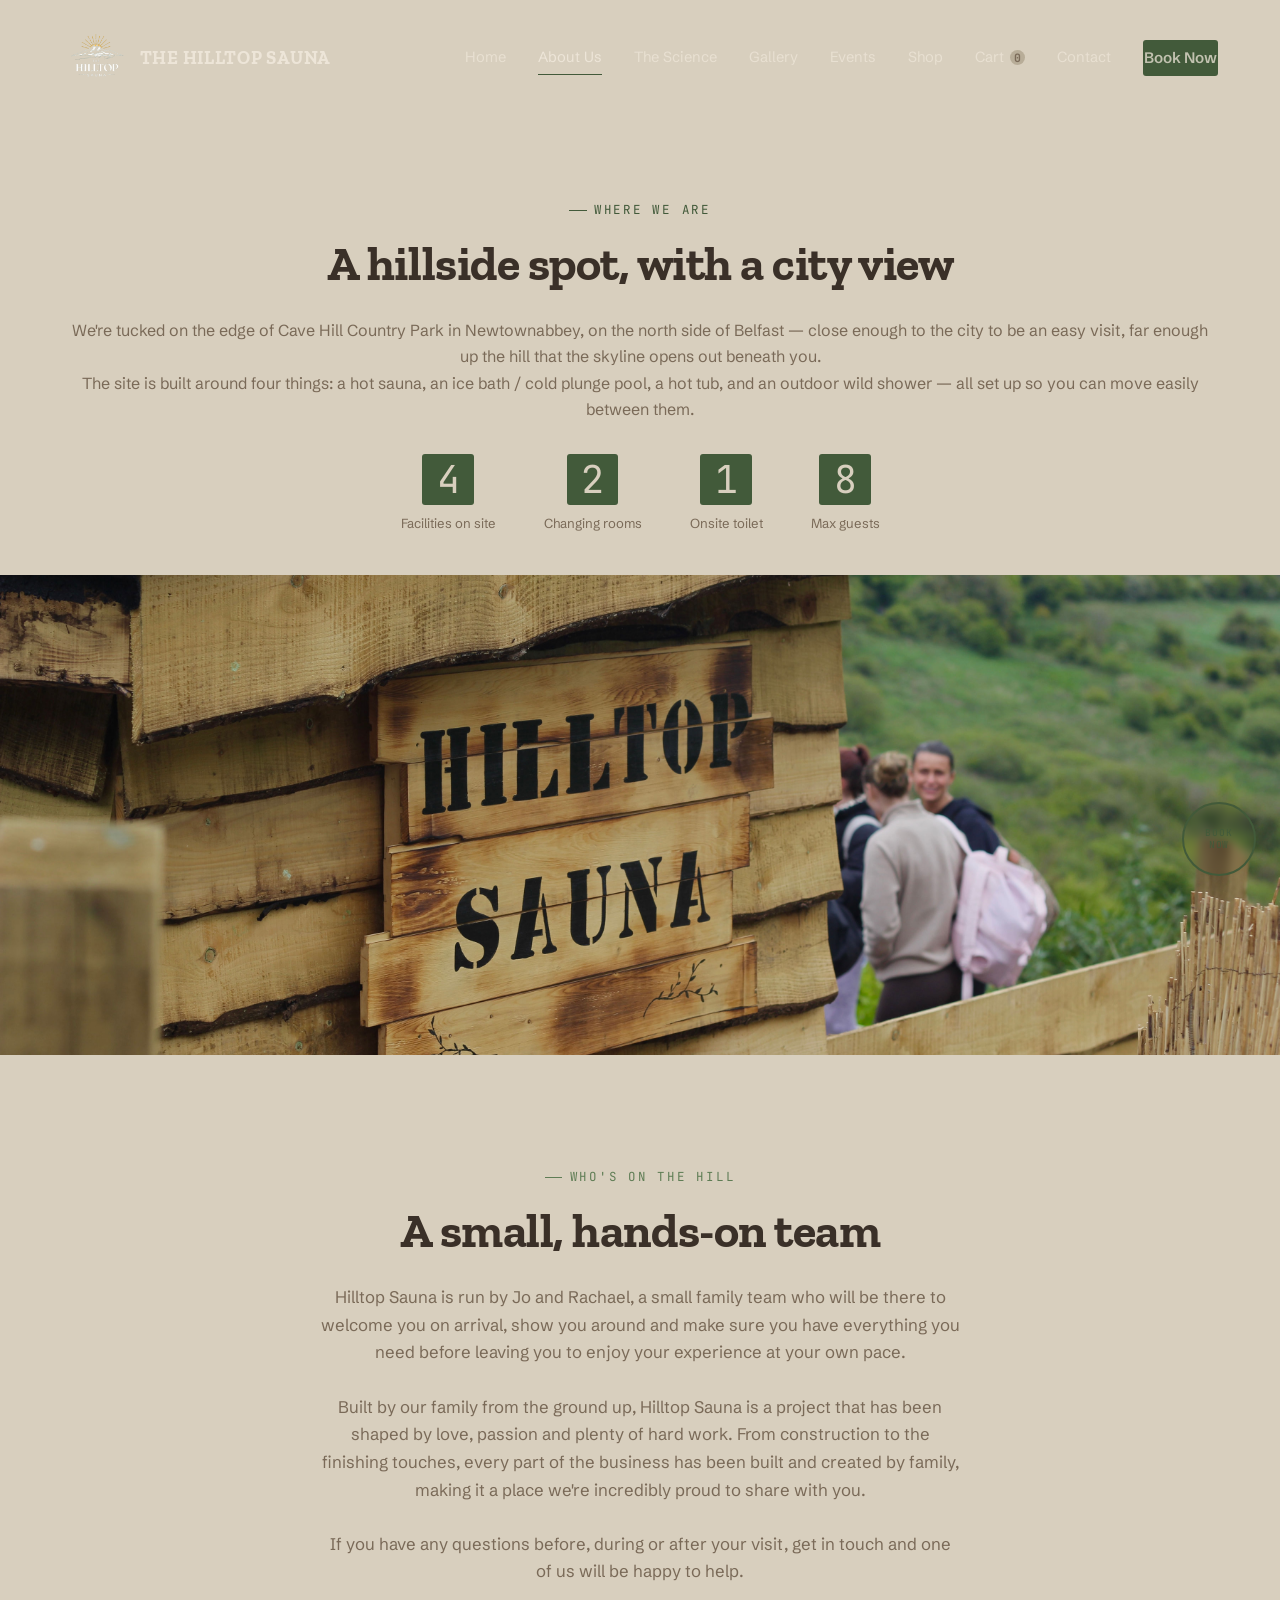
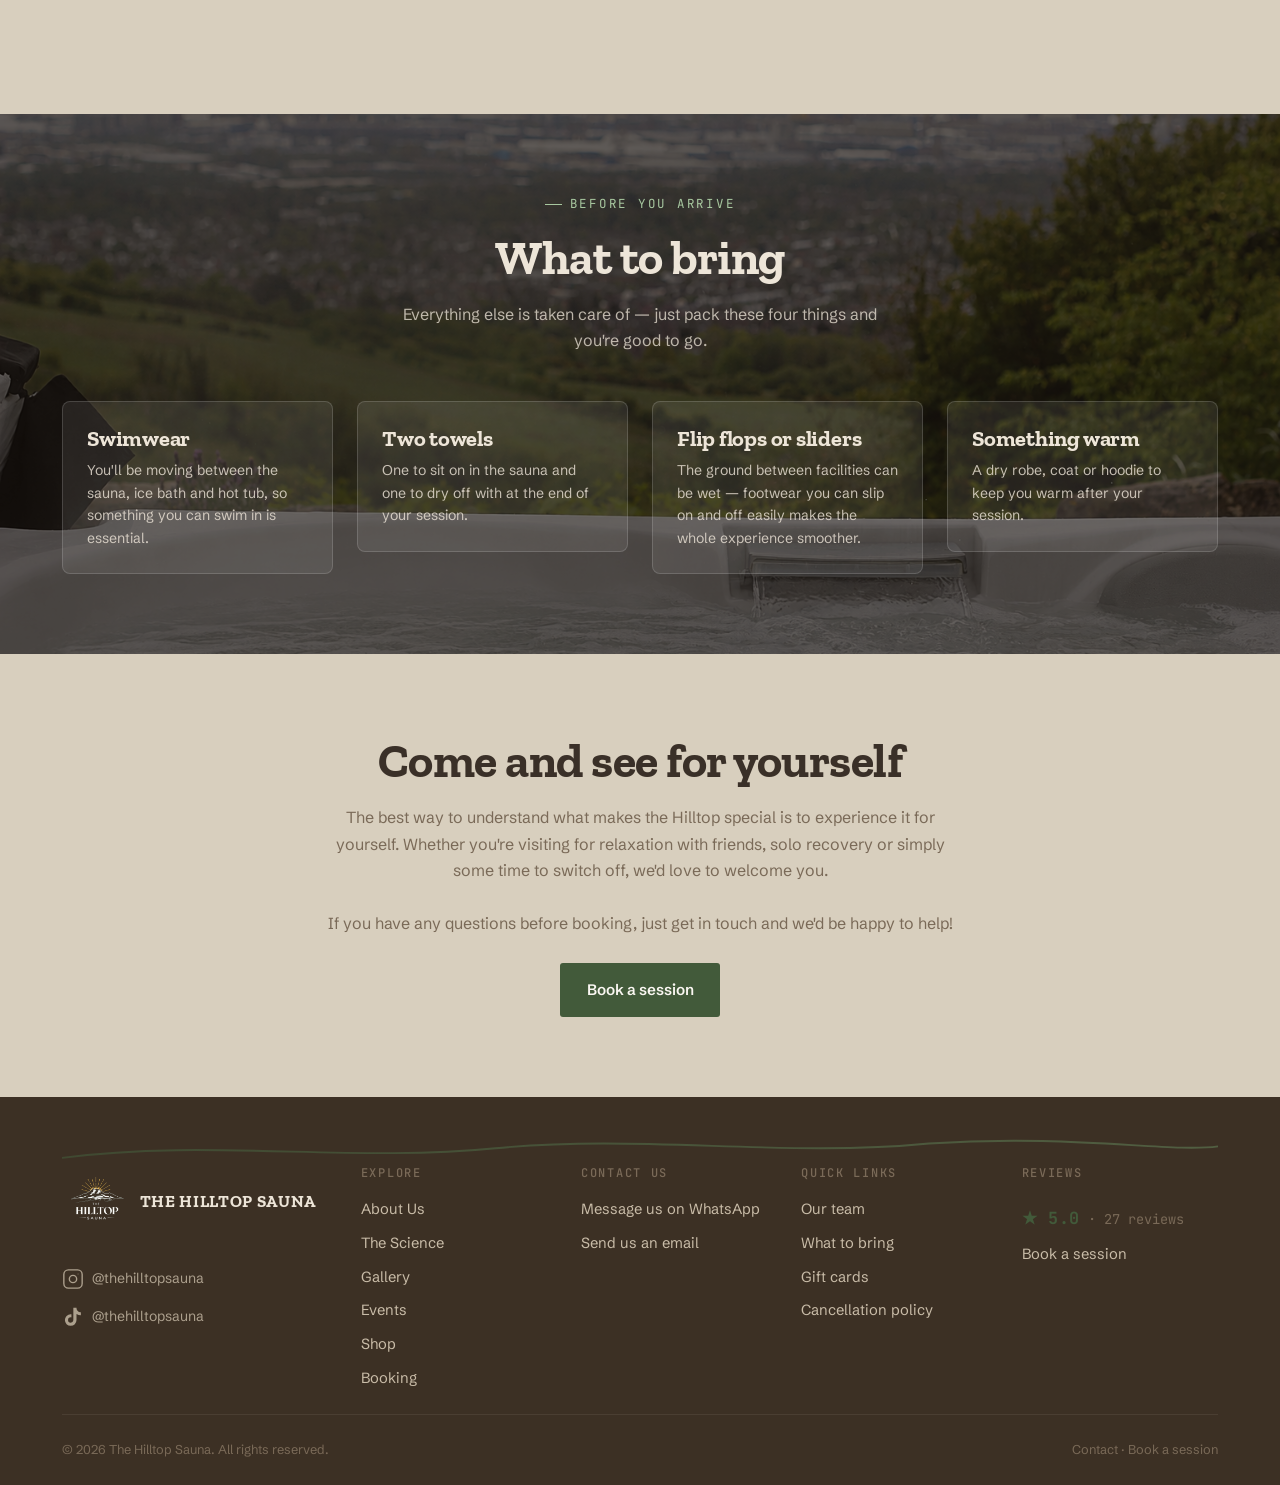
<file: about.html>
<!DOCTYPE html>
<html lang="en">
<head>
  <meta charset="UTF-8">
  <meta name="viewport" content="width=device-width, initial-scale=1.0">
  <title>About — The Hilltop Sauna</title>
  <meta name="description" content="The Hilltop Sauna sits on the edge of Cavehill with landscape views over Belfast — a sauna, ice bath, hot tub and outdoor shower built around one simple idea: hot, cold, and the view in between.">
  <!-- Open Graph -->
  <meta property="og:type" content="website">
  <meta property="og:title" content="About Us — The Hilltop Sauna">
  <meta property="og:description" content="Built by a small family team on the edge of Cavehill. Find out who we are, what we've built, and what to bring to your session.">
  <meta property="og:url" content="https://www.hilltopsauna.co.uk/about.html">
  <meta property="og:image" content="https://www.hilltopsauna.co.uk/website%20photos/bg%20final.jpeg">
  <meta property="og:site_name" content="The Hilltop Sauna">
  <meta name="twitter:card" content="summary_large_image">
  <link rel="canonical" href="https://www.hilltopsauna.co.uk/about.html">
  <link rel="preconnect" href="https://fonts.googleapis.com">
  <link rel="preconnect" href="https://fonts.gstatic.com" crossorigin>
  <link href="https://fonts.googleapis.com/css2?family=Zilla+Slab:wght@500;600;700&family=Schibsted+Grotesk:wght@400;500;600;700&family=JetBrains+Mono:wght@400;500&display=swap" rel="stylesheet">
  <link rel="stylesheet" href="styles.css">
</head>
<body>

  <!-- ============ NAV ============ -->
  <header class="nav">
    <div class="nav__inner">
      <a href="index.html" class="nav__logo">
        <img src="website photos/logo-transparent.png" alt="The Hilltop Sauna" class="nav__logo-img">The Hilltop Sauna
      </a>
      <button class="nav__toggle" aria-label="Toggle menu" aria-expanded="false">
        <svg viewBox="0 0 24 24" fill="none" stroke="currentColor" stroke-width="1.5" stroke-linecap="round"><path d="M4 7h16M4 12h16M4 17h16"/></svg>
      </button>
      <nav class="nav__links">
        <a href="index.html">Home</a>
        <a href="about.html" aria-current="page">About Us</a>
        <a href="services.html">The Science</a>
        <a href="gallery.html">Gallery</a>
        <a href="events.html">Events</a>
        <a href="shop.html">Shop</a>
        <a href="cart.html" class="nav__cart-link">Cart<span class="nav__cart-count" data-cart-count>0</span></a>
        <a href="contact.html">Contact</a>
        <span class="nav__cta"><a href="booking.html" class="btn btn--primary">Book Now</a></span>
      </nav>
    </div>
  </header>

  <main>

    <!-- ============ WHERE WE ARE ============ -->
    <section class="section section--char" style="padding-top: calc(var(--space-6) + 120px);">
      <div class="container">
        <span class="eyebrow" style="display:flex;justify-content:center;">Where we are</span>
        <h2 style="text-align:center;">A hillside spot, with a city view</h2>
        <br>
        <p style="text-align:center;">We're tucked on the edge of Cave Hill Country Park in Newtownabbey, on the north side of Belfast — close enough to the city to be an easy visit, far enough up the hill that the skyline opens out beneath you.</p>
        <p style="text-align:center;">The site is built around four things: a hot sauna, an ice bath / cold plunge pool, a hot tub, and an outdoor wild shower — all set up so you can move easily between them.</p>
        <div class="about-stats" style="justify-content:center;">
          <div class="about-stat" data-target="4" data-suffix="">
            <span class="about-stat__number"><span class="about-stat__count">0</span></span>
            <span class="about-stat__label">Facilities on site</span>
          </div>
          <div class="about-stat about-stat--delay1" data-target="2" data-suffix="">
            <span class="about-stat__number"><span class="about-stat__count">0</span></span>
            <span class="about-stat__label">Changing rooms</span>
          </div>
          <div class="about-stat about-stat--delay2" data-target="1" data-suffix="">
            <span class="about-stat__number"><span class="about-stat__count">0</span></span>
            <span class="about-stat__label">Onsite toilet</span>
          </div>
          <div class="about-stat about-stat--delay2" data-target="8" data-suffix="">
            <span class="about-stat__number"><span class="about-stat__count">0</span></span>
            <span class="about-stat__label">Max guests</span>
          </div>
        </div>
      </div>
      <img src="website photos/photo123.jpeg" alt="The Hilltop Sauna" style="width:100%;height:480px;object-fit:cover;display:block;margin-top:2.5rem;">
    </section>

    <!-- ============ WHO'S ON THE HILL ============ -->
    <section id="our-team" class="section section--char" style="padding-top:var(--space-3);">
      <div class="container">
        <div class="section__head section__head--center">
          <span class="eyebrow eyebrow--glacier">Who's on the hill</span>
          <h2>A small, hands-on team</h2>
          <br>
          <p>Hilltop Sauna is run by Jo and Rachael, a small family team who will be there to welcome you on arrival, show you around and make sure you have everything you need before leaving you to enjoy your experience at your own pace.</p>
          <br>
          <p>Built by our family from the ground up, Hilltop Sauna is a project that has been shaped by love, passion and plenty of hard work. From construction to the finishing touches, every part of the business has been built and created by family, making it a place we're incredibly proud to share with you.</p>
          <br>
          <p>If you have any questions before, during or after your visit, get in touch and one of us will be happy to help.</p>
        </div>
      </div>
    </section>

    <!-- ============ WHAT TO BRING ============ -->
    <section id="what-to-bring" class="bring-section" style="background-image:url('website photos/hottub.png');">
      <div class="container">
        <div class="bring-intro">
          <span class="eyebrow eyebrow--glacier">Before you arrive</span>
          <h2>What to bring</h2>
          <p>Everything else is taken care of — just pack these four things and you're good to go.</p>
        </div>
        <div class="bring-grid">
          <div class="bring-card bring-card--tilt-left" data-slide="left">
            <h3>Swimwear</h3>
            <p>You'll be moving between the sauna, ice bath and hot tub, so something you can swim in is essential.</p>
          </div>
          <div class="bring-card bring-card--tilt-right" data-slide="left">
            <h3>Two towels</h3>
            <p>One to sit on in the sauna and one to dry off with at the end of your session.</p>
          </div>
          <div class="bring-card bring-card--tilt-left" data-slide="right">
            <h3>Flip flops or sliders</h3>
            <p>The ground between facilities can be wet — footwear you can slip on and off easily makes the whole experience smoother.</p>
          </div>
          <div class="bring-card bring-card--tilt-right" data-slide="right">
            <h3>Something warm</h3>
            <p>A dry robe, coat or hoodie to keep you warm after your session.</p>
          </div>
        </div>
      </div>
    </section>

  </main>

  <!-- ============ CTA ============ -->
  <section class="section section--char" style="text-align:center;">
    <div class="container">
      <h2>Come and see for yourself</h2>
      <p style="margin-top:var(--space-2);text-align:center;margin-left:auto;margin-right:auto;max-width:640px;">The best way to understand what makes the Hilltop special is to experience it for yourself. Whether you're visiting for relaxation with friends, solo recovery or simply some time to switch off, we'd love to welcome you.</p>
      <br>
      <p style="text-align:center;margin-left:auto;margin-right:auto;max-width:640px;">If you have any questions before booking, just get in touch and we'd be happy to help!</p>
      <br>
      <a href="booking.html" class="btn btn--primary">Book a session</a>
    </div>
  </section>

  <!-- ============ FOOTER ============ -->
  <footer class="footer">
    <div class="container">

      <div class="ridge-divider">
        <svg viewBox="0 0 1200 40" preserveAspectRatio="none" aria-hidden="true">
          <defs>
            <linearGradient id="footerRidge" x1="0" y1="0" x2="1" y2="0">
              <stop offset="0" stop-color="#425A3A"/>
              <stop offset="1" stop-color="#5F7D55"/>
            </linearGradient>
          </defs>
          <path d="M0,30 C150,10 300,35 450,20 C600,5 750,30 900,15 C1050,5 1150,25 1200,18" fill="none" stroke="url(#footerRidge)" stroke-width="2" opacity="0.6"/>
        </svg>
      </div>

      <div class="footer__grid">
        <div>
          <div class="footer__brand">
            <img src="website photos/logo-transparent.png" alt="" class="nav__logo-img" aria-hidden="true">
            The Hilltop Sauna
          </div>
          <a href="https://www.instagram.com/thehilltopsauna" target="_blank" rel="noopener" aria-label="Follow us on Instagram" style="display:inline-flex;align-items:center;gap:0.5rem;margin-top:var(--space-2);color:#C9BCA8;text-decoration:none;opacity:0.8;transition:opacity 0.2s;" onmouseover="this.style.opacity=1" onmouseout="this.style.opacity=0.8">
            <svg viewBox="0 0 24 24" fill="none" stroke="currentColor" stroke-width="1.5" stroke-linecap="round" stroke-linejoin="round" width="22" height="22" aria-hidden="true"><rect x="2" y="2" width="20" height="20" rx="5"/><circle cx="12" cy="12" r="4"/><circle cx="17.5" cy="6.5" r="0.5" fill="currentColor" stroke="none"/></svg>
            <span style="font-size:0.875rem;">@thehilltopsauna</span>
          </a>
          <a href="https://www.tiktok.com/@thehilltopsauna" target="_blank" rel="noopener" aria-label="Follow us on TikTok" style="display:inline-flex;align-items:center;gap:0.5rem;margin-top:var(--space-1);color:#C9BCA8;text-decoration:none;opacity:0.8;transition:opacity 0.2s;" onmouseover="this.style.opacity=1" onmouseout="this.style.opacity=0.8">
            <svg viewBox="0 0 24 24" fill="currentColor" width="22" height="22" aria-hidden="true"><path d="M19.59 6.69a4.83 4.83 0 0 1-3.77-4.25V2h-3.45v13.67a2.89 2.89 0 0 1-2.88 2.5 2.89 2.89 0 0 1-2.89-2.89 2.89 2.89 0 0 1 2.89-2.89c.28 0 .54.04.79.1V9.01a6.33 6.33 0 0 0-.79-.05 6.34 6.34 0 0 0-6.34 6.34 6.34 6.34 0 0 0 6.34 6.34 6.34 6.34 0 0 0 6.33-6.34V8.69a8.18 8.18 0 0 0 4.78 1.52V6.75a4.85 4.85 0 0 1-1.01-.06z"/></svg>
            <span style="font-size:0.875rem;">@thehilltopsauna</span>
          </a>
        </div>

        <div>
          <h4>Explore</h4>
          <div class="footer__links">
            <a href="about.html">About Us</a>
            <a href="services.html">The Science</a>
            <a href="gallery.html">Gallery</a>
        <a href="events.html">Events</a>
            <a href="shop.html">Shop</a>
            <a href="booking.html">Booking</a>
          </div>
        </div>

        <div>
          <h4>Contact us</h4>
          <div class="footer__links">
            
            <a href="https://wa.me/447923158869">Message us on WhatsApp</a>
            <a href="contact.html#message">Send us an email</a>
          </div>
        </div>

        <div>
          <h4>Quick links</h4>
          <div class="footer__links">
            <a href="about.html#our-team">Our team</a>
            <a href="about.html#what-to-bring">What to bring</a>
            <a href="https://app.acuityscheduling.com/catalog.php?owner=39554985" target="_blank" rel="noopener">Gift cards</a>
            <a href="booking.html#cancellation-policy">Cancellation policy</a>
          </div>
        </div>

        <div>
          <h4>Reviews</h4>
          <div class="footer__links">
            <span class="rating-badge"><strong>★ 5.0</strong> · 27 reviews</span>
            
            <a href="booking.html">Book a session</a>
          </div>
        </div>
      </div>

      <div class="footer__bottom">
        <span>© 2026 The Hilltop Sauna. All rights reserved.</span>
        <span><a href="contact.html">Contact</a> · <a href="booking.html">Book a session</a></span>
      </div>
    </div>
  </footer>

  <script src="script.js"></script>
  <a href="booking.html" class="float-book" aria-label="Book now">Book<br>Now</a>
</body>
</html>
</file>
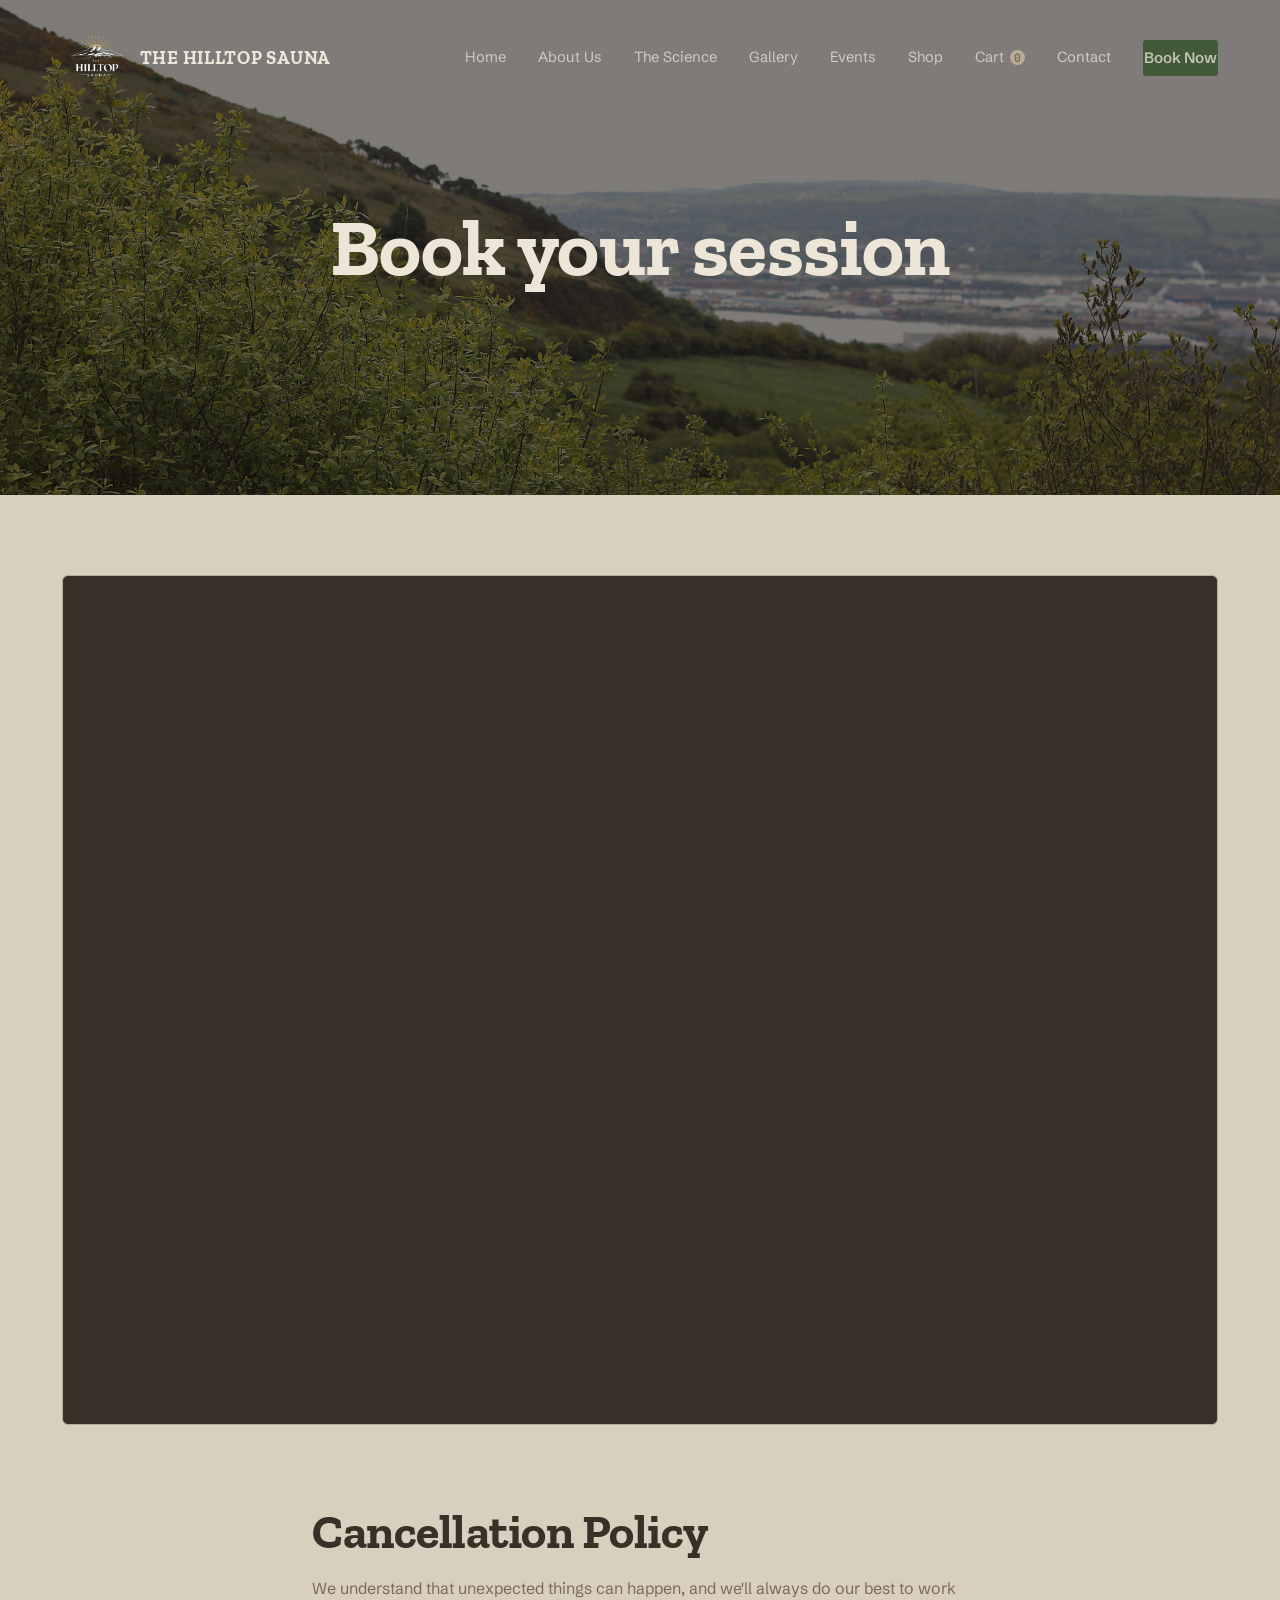
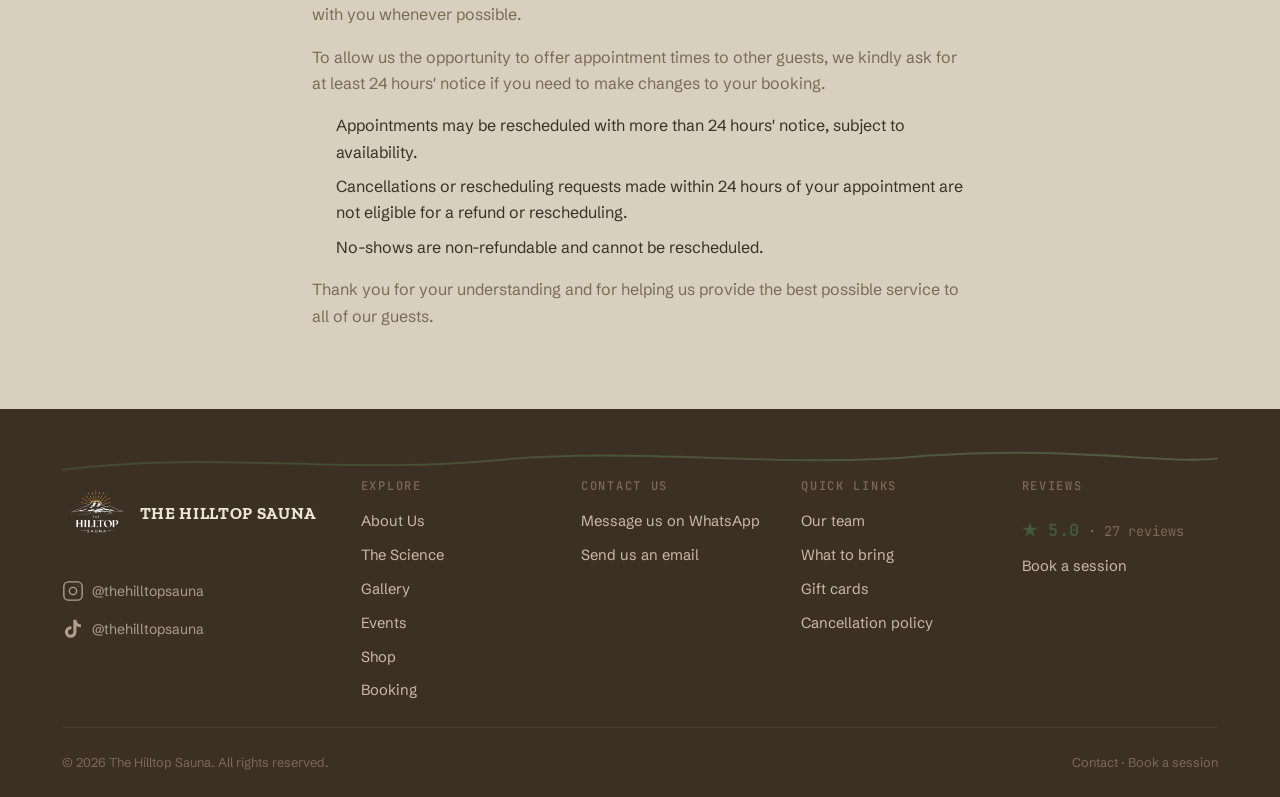
<file: booking.html>
<!DOCTYPE html>
<html lang="en">
<head>
  <meta charset="UTF-8">
  <meta name="viewport" content="width=device-width, initial-scale=1.0">
  <title>Book a Session — The Hilltop Sauna</title>
  <meta name="description" content="Book your sauna, ice bath, hot tub and outdoor shower session at The Hilltop Sauna on Cavehill, Belfast. Choose shared or private, then pick a time online.">
  <!-- Open Graph -->
  <meta property="og:type" content="website">
  <meta property="og:title" content="Book a Session — The Hilltop Sauna">
  <meta property="og:description" content="Book your sauna, ice bath, hot tub and outdoor shower session at The Hilltop Sauna on Cavehill, Belfast. Choose shared or private, then pick a time online.">
  <meta property="og:url" content="https://www.hilltopsauna.co.uk/booking.html">
  <meta property="og:image" content="https://www.hilltopsauna.co.uk/website%20photos/bg%20final.jpeg">
  <meta property="og:site_name" content="The Hilltop Sauna">
  <meta name="twitter:card" content="summary_large_image">
  <link rel="canonical" href="https://www.hilltopsauna.co.uk/booking.html">
  <link rel="preconnect" href="https://fonts.googleapis.com">
  <link rel="preconnect" href="https://fonts.gstatic.com" crossorigin>
  <link href="https://fonts.googleapis.com/css2?family=Zilla+Slab:wght@500;600;700&family=Schibsted+Grotesk:wght@400;500;600;700&family=JetBrains+Mono:wght@400;500&display=swap" rel="stylesheet">
  <link rel="stylesheet" href="styles.css">
</head>
<body>

  <!-- ============ NAV ============ -->
  <header class="nav">
    <div class="nav__inner">
      <a href="index.html" class="nav__logo">
        <img src="website photos/logo-transparent.png" alt="The Hilltop Sauna" class="nav__logo-img">The Hilltop Sauna
      </a>
      <button class="nav__toggle" aria-label="Toggle menu" aria-expanded="false">
        <svg viewBox="0 0 24 24" fill="none" stroke="currentColor" stroke-width="1.5" stroke-linecap="round"><path d="M4 7h16M4 12h16M4 17h16"/></svg>
      </button>
      <nav class="nav__links">
        <a href="index.html">Home</a>
        <a href="about.html">About Us</a>
        <a href="services.html">The Science</a>
        <a href="gallery.html">Gallery</a>
        <a href="events.html">Events</a>
        <a href="shop.html">Shop</a>
        <a href="cart.html" class="nav__cart-link">Cart<span class="nav__cart-count" data-cart-count>0</span></a>
        <a href="contact.html">Contact</a>
        <span class="nav__cta"><a href="booking.html" class="btn btn--primary">Book Now</a></span>
      </nav>
    </div>
  </header>

  <main>

    <!-- ============ PAGE HERO ============ -->
    <section style="position:relative;height:55vh;min-height:320px;display:flex;align-items:center;justify-content:center;text-align:center;overflow:hidden;margin-bottom:0;">
      <img src="website photos/bg final.jpeg" alt="" style="position:absolute;inset:0;width:100%;height:100%;object-fit:cover;object-position:center;">
      <div style="position:absolute;inset:0;background:rgba(20,15,10,0.55);"></div>
      <div style="position:relative;z-index:1;padding:var(--space-4);">
        <h1 style="color:#EDE5D8;font-size:clamp(2.8rem,7vw,5rem);">Book your session</h1>
      </div>
    </section>

    <!-- ============ BOOKING WIDGET ============ -->
    <section class="section section--char">
      <div class="container">

<!--
          ACUITY SCHEDULING EMBED
          Replace OWNER_ID below with your real Acuity owner ID (found in
          Acuity under Integrations → Embed on Your Site). You can also pass
          an "appointmentType" parameter to jump straight to a specific
          session, e.g.
          ?owner=OWNER_ID&appointmentType=12345678
        -->
        <div class="acuity-embed">
          <iframe src="https://app.acuityscheduling.com/schedule.php?owner=39554985" title="Book a session — Acuity Scheduling" width="100%" height="800" frameborder="0"></iframe>
        </div>
        <script src="https://embed.acuityscheduling.com/js/embed.js" type="text/javascript"></script>

      </div>
    </section>

    <!-- ============ CANCELLATION POLICY ============ -->
    <section id="cancellation-policy" class="section section--char" style="padding-top:0;">
      <div class="container" style="max-width:720px;">
        <h2 style="margin-bottom:var(--space-2);">Cancellation Policy</h2>
        <p style="margin-bottom:var(--space-2);">We understand that unexpected things can happen, and we'll always do our best to work with you whenever possible.</p>
        <p style="margin-bottom:var(--space-2);">To allow us the opportunity to offer appointment times to other guests, we kindly ask for at least 24 hours' notice if you need to make changes to your booking.</p>
        <ul style="margin-bottom:var(--space-2);padding-left:var(--space-3);display:flex;flex-direction:column;gap:var(--space-1);">
          <li>Appointments may be rescheduled with more than 24 hours' notice, subject to availability.</li>
          <li>Cancellations or rescheduling requests made within 24 hours of your appointment are not eligible for a refund or rescheduling.</li>
          <li>No-shows are non-refundable and cannot be rescheduled.</li>
        </ul>
        <p>Thank you for your understanding and for helping us provide the best possible service to all of our guests.</p>
      </div>
    </section>

  </main>

  <!-- ============ FOOTER ============ -->
  <footer class="footer">
    <div class="container">
      <div class="ridge-divider">
        <svg viewBox="0 0 1200 40" preserveAspectRatio="none" aria-hidden="true">
          <defs>
            <linearGradient id="footerRidge" x1="0" y1="0" x2="1" y2="0">
              <stop offset="0" stop-color="#425A3A"/>
              <stop offset="1" stop-color="#5F7D55"/>
            </linearGradient>
          </defs>
          <path d="M0,30 C150,10 300,35 450,20 C600,5 750,30 900,15 C1050,5 1150,25 1200,18" fill="none" stroke="url(#footerRidge)" stroke-width="2" opacity="0.6"/>
        </svg>
      </div>

      <div class="footer__grid">
        <div>
          <div class="footer__brand">
            <img src="website photos/logo-transparent.png" alt="" class="nav__logo-img" aria-hidden="true">
            The Hilltop Sauna
          </div>
          <a href="https://www.instagram.com/thehilltopsauna" target="_blank" rel="noopener" aria-label="Follow us on Instagram" style="display:inline-flex;align-items:center;gap:0.5rem;margin-top:var(--space-2);color:#C9BCA8;text-decoration:none;opacity:0.8;transition:opacity 0.2s;" onmouseover="this.style.opacity=1" onmouseout="this.style.opacity=0.8">
            <svg viewBox="0 0 24 24" fill="none" stroke="currentColor" stroke-width="1.5" stroke-linecap="round" stroke-linejoin="round" width="22" height="22" aria-hidden="true"><rect x="2" y="2" width="20" height="20" rx="5"/><circle cx="12" cy="12" r="4"/><circle cx="17.5" cy="6.5" r="0.5" fill="currentColor" stroke="none"/></svg>
            <span style="font-size:0.875rem;">@thehilltopsauna</span>
          </a>
          <a href="https://www.tiktok.com/@thehilltopsauna" target="_blank" rel="noopener" aria-label="Follow us on TikTok" style="display:inline-flex;align-items:center;gap:0.5rem;margin-top:var(--space-1);color:#C9BCA8;text-decoration:none;opacity:0.8;transition:opacity 0.2s;" onmouseover="this.style.opacity=1" onmouseout="this.style.opacity=0.8">
            <svg viewBox="0 0 24 24" fill="currentColor" width="22" height="22" aria-hidden="true"><path d="M19.59 6.69a4.83 4.83 0 0 1-3.77-4.25V2h-3.45v13.67a2.89 2.89 0 0 1-2.88 2.5 2.89 2.89 0 0 1-2.89-2.89 2.89 2.89 0 0 1 2.89-2.89c.28 0 .54.04.79.1V9.01a6.33 6.33 0 0 0-.79-.05 6.34 6.34 0 0 0-6.34 6.34 6.34 6.34 0 0 0 6.34 6.34 6.34 6.34 0 0 0 6.33-6.34V8.69a8.18 8.18 0 0 0 4.78 1.52V6.75a4.85 4.85 0 0 1-1.01-.06z"/></svg>
            <span style="font-size:0.875rem;">@thehilltopsauna</span>
          </a>
        </div>

        <div>
          <h4>Explore</h4>
          <div class="footer__links">
            <a href="about.html">About Us</a>
            <a href="services.html">The Science</a>
            <a href="gallery.html">Gallery</a>
        <a href="events.html">Events</a>
            <a href="shop.html">Shop</a>
            <a href="booking.html">Booking</a>
          </div>
        </div>

        <div>
          <h4>Contact us</h4>
          <div class="footer__links">
            
            <a href="https://wa.me/447923158869">Message us on WhatsApp</a>
            <a href="contact.html#message">Send us an email</a>
          </div>
        </div>

        <div>
          <h4>Quick links</h4>
          <div class="footer__links">
            <a href="about.html#our-team">Our team</a>
            <a href="about.html#what-to-bring">What to bring</a>
            <a href="https://app.acuityscheduling.com/catalog.php?owner=39554985" target="_blank" rel="noopener">Gift cards</a>
            <a href="booking.html#cancellation-policy">Cancellation policy</a>
          </div>
        </div>

        <div>
          <h4>Reviews</h4>
          <div class="footer__links">
            <span class="rating-badge"><strong>★ 5.0</strong> · 27 reviews</span>
            
            <a href="booking.html">Book a session</a>
          </div>
        </div>
      </div>

      <div class="footer__bottom">
        <span>© 2026 The Hilltop Sauna. All rights reserved.</span>
        <span><a href="contact.html">Contact</a> · <a href="booking.html">Book a session</a></span>
      </div>
    </div>
  </footer>

  <script src="script.js"></script>

</body>
</html>
</file>
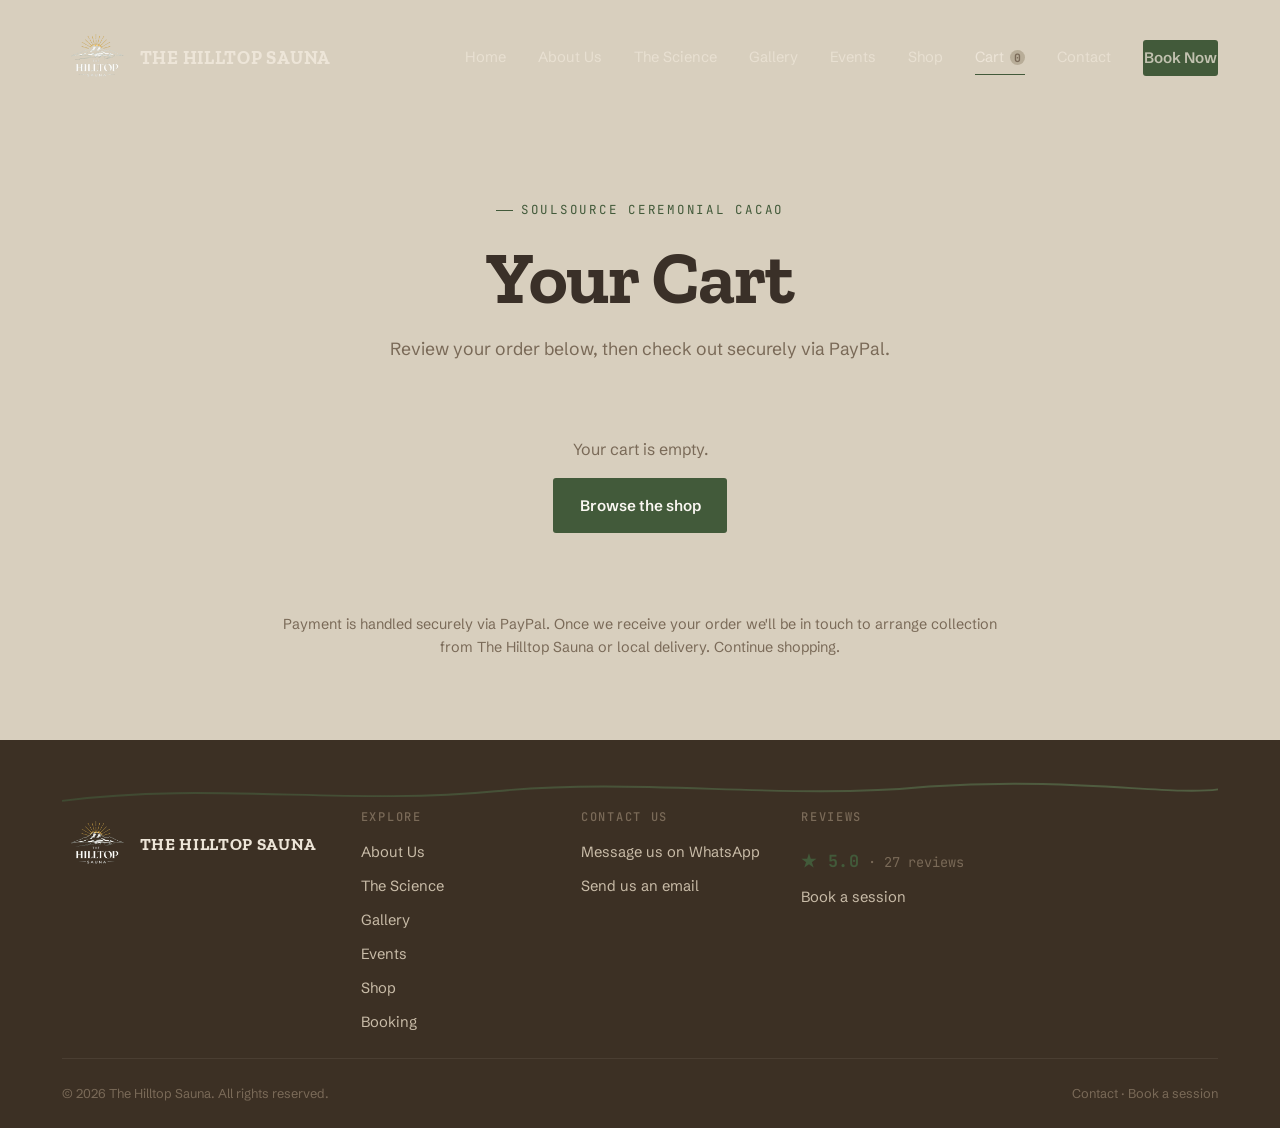
<file: cart.html>
<!DOCTYPE html>
<html lang="en">
<head>
  <meta charset="UTF-8">
  <meta name="viewport" content="width=device-width, initial-scale=1.0">
  <title>Your Cart — The Hilltop Sauna</title>
  <meta name="description" content="Review your Soulsource Ceremonial Cacao order and check out securely via PayPal.">
  <meta name="robots" content="noindex">
  <link rel="preconnect" href="https://fonts.googleapis.com">
  <link rel="preconnect" href="https://fonts.gstatic.com" crossorigin>
  <link href="https://fonts.googleapis.com/css2?family=Zilla+Slab:wght@500;600;700&family=Schibsted+Grotesk:wght@400;500;600;700&family=JetBrains+Mono:wght@400;500&display=swap" rel="stylesheet">
  <link rel="stylesheet" href="styles.css">
</head>
<body>

  <!-- ============ NAV ============ -->
  <header class="nav">
    <div class="nav__inner">
      <a href="index.html" class="nav__logo">
        <img src="website photos/logo-transparent.png" alt="The Hilltop Sauna" class="nav__logo-img">The Hilltop Sauna
      </a>
      <button class="nav__toggle" aria-label="Toggle menu" aria-expanded="false">
        <svg viewBox="0 0 24 24" fill="none" stroke="currentColor" stroke-width="1.5" stroke-linecap="round"><path d="M4 7h16M4 12h16M4 17h16"/></svg>
      </button>
      <nav class="nav__links">
        <a href="index.html">Home</a>
        <a href="about.html">About Us</a>
        <a href="services.html">The Science</a>
        <a href="gallery.html">Gallery</a>
        <a href="events.html">Events</a>
        <a href="shop.html">Shop</a>
        <a href="cart.html" class="nav__cart-link" aria-current="page">Cart<span class="nav__cart-count" data-cart-count>0</span></a>
        <a href="contact.html">Contact</a>
        <span class="nav__cta"><a href="booking.html" class="btn btn--primary">Book Now</a></span>
      </nav>
    </div>
  </header>

  <main>

    <!-- ============ PAGE HERO ============ -->
    <section class="page-hero" style="text-align:center;">
      <div class="container">
        <span class="eyebrow eyebrow--ember" style="display:flex;justify-content:center;">Soulsource Ceremonial Cacao</span>
        <h1 class="page-hero__title">Your Cart</h1>
        <p style="margin-left:auto;margin-right:auto;">Review your order below, then check out securely via PayPal.</p>
      </div>
    </section>

    <!-- ============ CART ============ -->
    <section class="section section--char" style="padding-top:0;">
      <div class="container">

        <div class="cart-empty" data-cart-empty>
          <p>Your cart is empty.</p>
          <a href="shop.html" class="btn btn--primary" style="margin-top: var(--space-2); display:inline-flex;">Browse the shop</a>
        </div>

        <div class="cart-list" data-cart-list></div>

        <div class="cart-summary" data-cart-summary style="display:none;">
          <div class="cart-summary__total"><span>Total</span><span data-cart-total>£0.00</span></div>
          <button type="button" class="btn btn--primary" data-cart-checkout>Checkout with PayPal</button>
        </div>

        <p class="shop-note">Payment is handled securely via PayPal. Once we receive your order we'll be in touch to arrange collection from The Hilltop Sauna or local delivery. <a href="shop.html">Continue shopping</a>.</p>
      </div>
    </section>

  </main>

  <!-- ============ FOOTER ============ -->
  <footer class="footer">
    <div class="container">
      <div class="ridge-divider">
        <svg viewBox="0 0 1200 40" preserveAspectRatio="none" aria-hidden="true">
          <defs>
            <linearGradient id="footerRidge" x1="0" y1="0" x2="1" y2="0">
              <stop offset="0" stop-color="#425A3A"/>
              <stop offset="1" stop-color="#5F7D55"/>
            </linearGradient>
          </defs>
          <path d="M0,30 C150,10 300,35 450,20 C600,5 750,30 900,15 C1050,5 1150,25 1200,18" fill="none" stroke="url(#footerRidge)" stroke-width="2" opacity="0.6"/>
        </svg>
      </div>

      <div class="footer__grid">
        <div>
          <div class="footer__brand">
            <img src="website photos/logo-transparent.png" alt="" class="nav__logo-img" aria-hidden="true">
            The Hilltop Sauna
          </div>
        </div>

        <div>
          <h4>Explore</h4>
          <div class="footer__links">
            <a href="about.html">About Us</a>
            <a href="services.html">The Science</a>
            <a href="gallery.html">Gallery</a>
            <a href="events.html">Events</a>
            <a href="shop.html">Shop</a>
            <a href="booking.html">Booking</a>
          </div>
        </div>

        <div>
          <h4>Contact us</h4>
          <div class="footer__links">
            <a href="https://wa.me/447923158869">Message us on WhatsApp</a>
            <a href="contact.html#message">Send us an email</a>
          </div>
        </div>

        <div>
          <h4>Reviews</h4>
          <div class="footer__links">
            <span class="rating-badge"><strong>★ 5.0</strong> · 27 reviews</span>
            <a href="booking.html">Book a session</a>
          </div>
        </div>
      </div>

      <div class="footer__bottom">
        <span>© 2026 The Hilltop Sauna. All rights reserved.</span>
        <span><a href="contact.html">Contact</a> · <a href="booking.html">Book a session</a></span>
      </div>
    </div>
  </footer>

  <script src="script.js"></script>
</body>
</html>
</file>
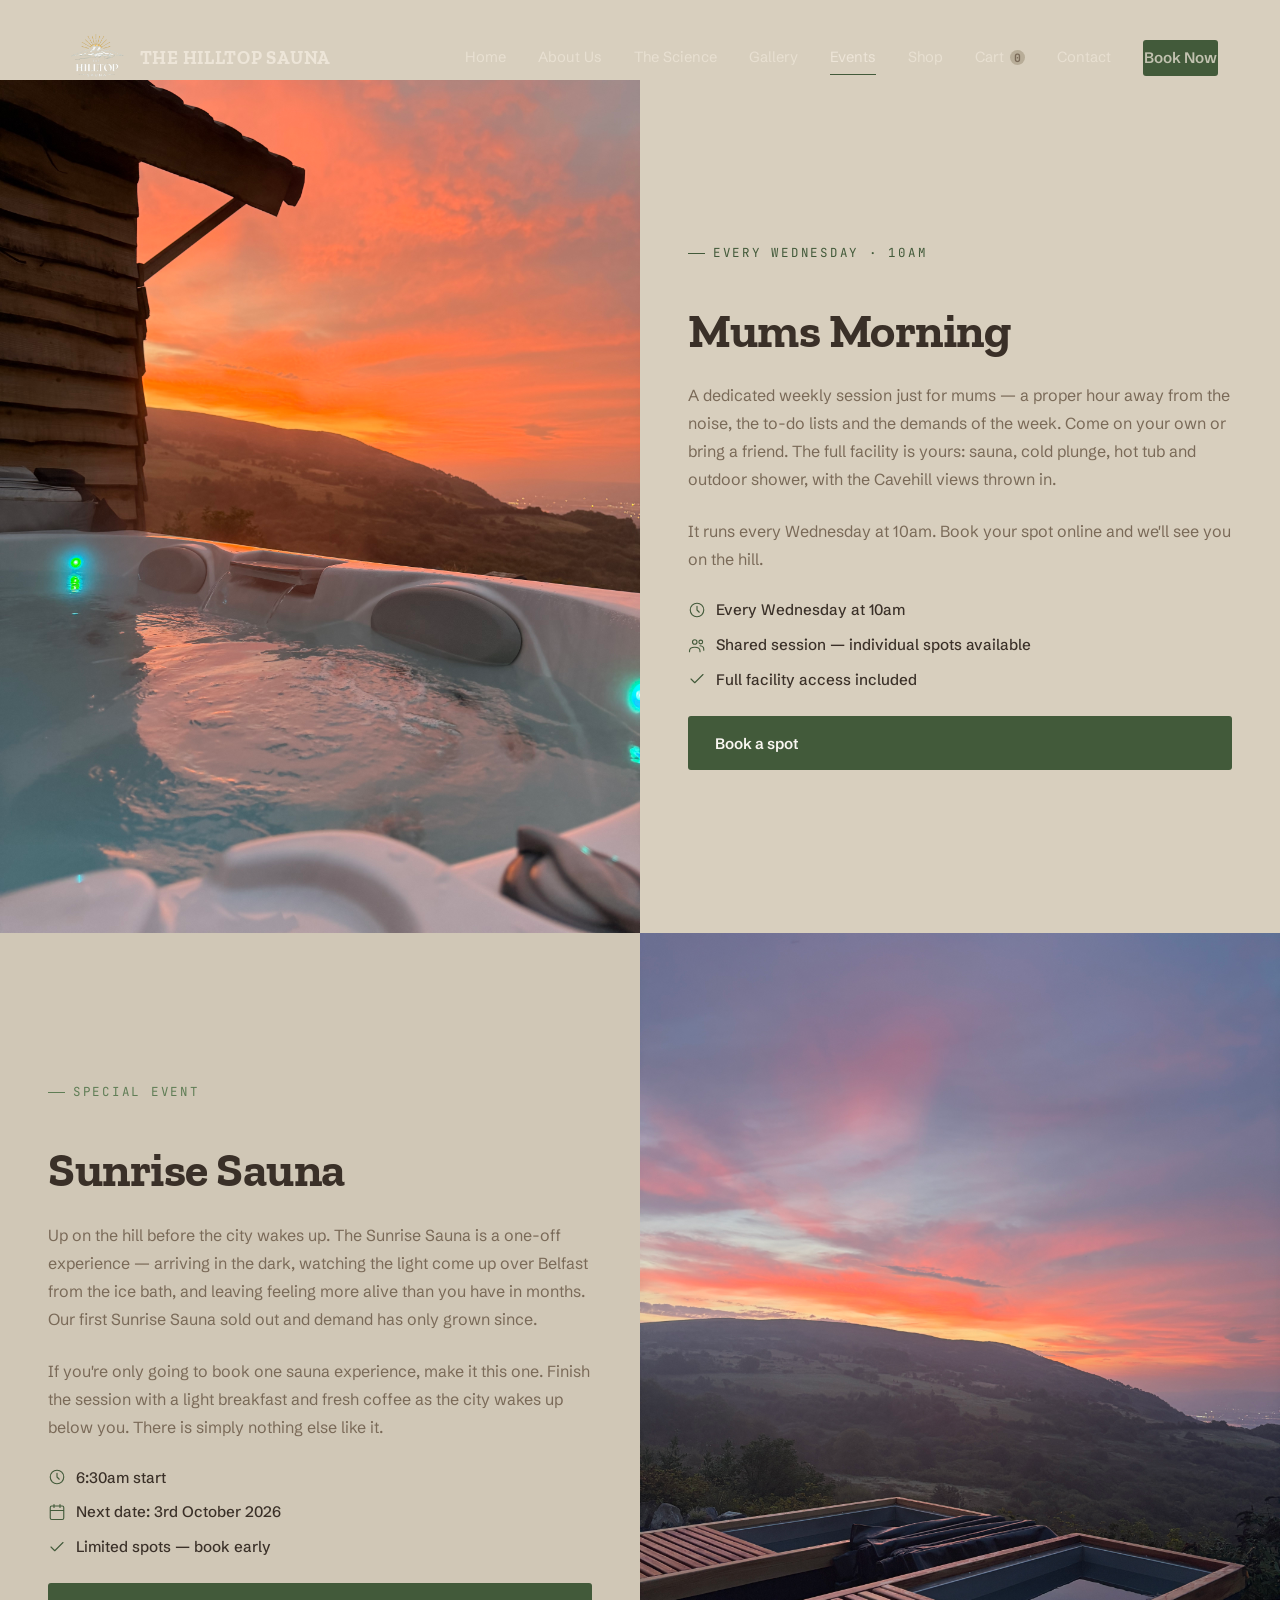
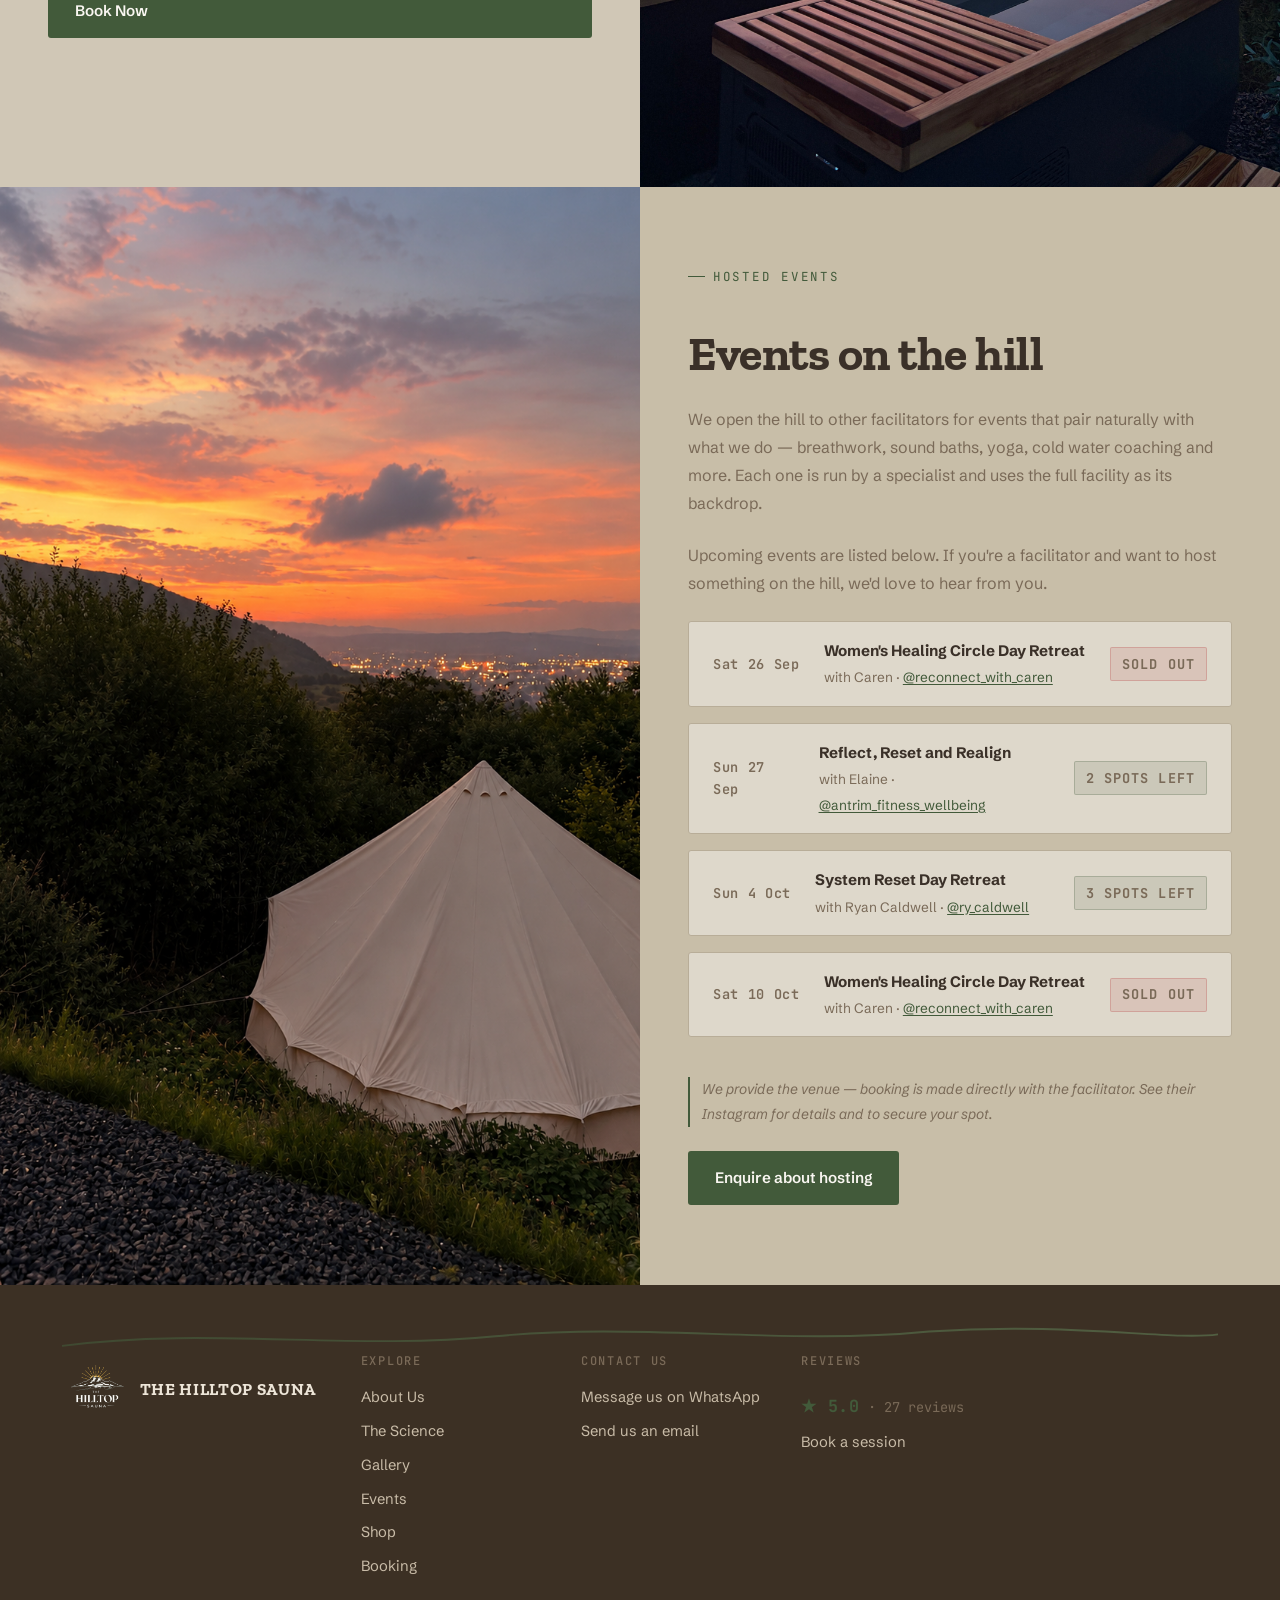
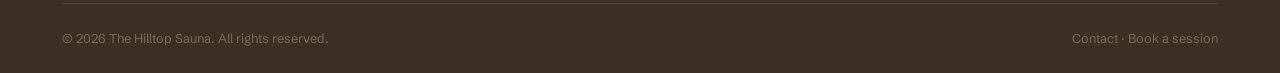
<file: events.html>
<!DOCTYPE html>
<html lang="en">
<head>
  <meta charset="UTF-8">
  <meta name="viewport" content="width=device-width, initial-scale=1.0">
  <title>Events — The Hilltop Sauna</title>
  <meta name="description" content="Events at The Hilltop Sauna — weekly Mums Morning, Sunrise Sauna sessions and hosted events including breathwork and more on Cavehill, Belfast.">
  <link rel="preconnect" href="https://fonts.googleapis.com">
  <link rel="preconnect" href="https://fonts.gstatic.com" crossorigin>
  <link href="https://fonts.googleapis.com/css2?family=Zilla+Slab:wght@500;600;700&family=Schibsted+Grotesk:wght@400;500;600;700&family=JetBrains+Mono:wght@400;500&display=swap" rel="stylesheet">
  <link rel="stylesheet" href="styles.css">
</head>
<body>

  <!-- ============ NAV ============ -->
  <header class="nav">
    <div class="nav__inner">
      <a href="index.html" class="nav__logo">
        <img src="website photos/logo-transparent.png" alt="The Hilltop Sauna" class="nav__logo-img">The Hilltop Sauna
      </a>
      <button class="nav__toggle" aria-label="Toggle menu" aria-expanded="false">
        <svg viewBox="0 0 24 24" fill="none" stroke="currentColor" stroke-width="1.5" stroke-linecap="round"><path d="M4 7h16M4 12h16M4 17h16"/></svg>
      </button>
      <nav class="nav__links">
        <a href="index.html">Home</a>
        <a href="about.html">About Us</a>
        <a href="services.html">The Science</a>
        <a href="gallery.html">Gallery</a>
        <a href="events.html" aria-current="page">Events</a>
        <a href="shop.html">Shop</a>
        <a href="cart.html" class="nav__cart-link">Cart<span class="nav__cart-count" data-cart-count>0</span></a>
        <a href="contact.html">Contact</a>
        <span class="nav__cta"><a href="booking.html" class="btn btn--primary">Book Now</a></span>
      </nav>
    </div>
  </header>

  <main>

    <!-- ============ MUMS SAUNA ============ -->
    <section class="event-section section--char" id="mums-sauna">
      <div class="event-section__photo">
        <img src="website photos/mums.jpeg" alt="Mums Morning at The Hilltop Sauna">
      </div>
      <div class="event-section__body">
        <span class="eyebrow eyebrow--ember">Every Wednesday · 10am</span>
        <h2>Mums Morning</h2>
        <p>A dedicated weekly session just for mums — a proper hour away from the noise, the to-do lists and the demands of the week. Come on your own or bring a friend. The full facility is yours: sauna, cold plunge, hot tub and outdoor shower, with the Cavehill views thrown in.</p>
        <p>It runs every Wednesday at 10am. Book your spot online and we'll see you on the hill.</p>
        <ul class="event-section__details">
          <li>
            <svg viewBox="0 0 24 24" fill="none" stroke="currentColor" stroke-width="1.5" stroke-linecap="round" stroke-linejoin="round" aria-hidden="true"><circle cx="12" cy="12" r="9"/><path d="M12 7v5l3 3"/></svg>
            Every Wednesday at 10am
          </li>
          <li>
            <svg viewBox="0 0 24 24" fill="none" stroke="currentColor" stroke-width="1.5" stroke-linecap="round" stroke-linejoin="round" aria-hidden="true"><circle cx="9" cy="8" r="3"/><path d="M2 21v-1c0-3 3-5 7-5s7 2 7 5v1"/><circle cx="17" cy="8" r="2.5"/><path d="M16 13c3 .3 5 2 5 4.5V19"/></svg>
            Shared session — individual spots available
          </li>
          <li>
            <svg viewBox="0 0 24 24" fill="none" stroke="currentColor" stroke-width="1.5" stroke-linecap="round" stroke-linejoin="round" aria-hidden="true"><path d="M4 12l5 5L20 6"/></svg>
            Full facility access included
          </li>
        </ul>
        <a href="booking.html" class="btn btn--primary">Book a spot</a>
      </div>
    </section>

    <!-- ============ SUNRISE SAUNA ============ -->
    <section class="event-section event-section--flip section--char-2" id="sunrise-sauna">
      <div class="event-section__photo">
        <img src="website photos/sunrise sauna.JPG" alt="Sunrise over Belfast from Cavehill">
      </div>
      <div class="event-section__body">
        <span class="eyebrow eyebrow--glacier">Special Event</span>
        <h2>Sunrise Sauna</h2>
        <p>Up on the hill before the city wakes up. The Sunrise Sauna is a one-off experience — arriving in the dark, watching the light come up over Belfast from the ice bath, and leaving feeling more alive than you have in months. Our first Sunrise Sauna sold out and demand has only grown since.</p>
        <p>If you're only going to book one sauna experience, make it this one. Finish the session with a light breakfast and fresh coffee as the city wakes up below you. There is simply nothing else like it.</p>
        <ul class="event-section__details">
          <li>
            <svg viewBox="0 0 24 24" fill="none" stroke="currentColor" stroke-width="1.5" stroke-linecap="round" stroke-linejoin="round" aria-hidden="true"><circle cx="12" cy="12" r="9"/><path d="M12 7v5l3 3"/></svg>
            6:30am start
          </li>
          <li>
            <svg viewBox="0 0 24 24" fill="none" stroke="currentColor" stroke-width="1.5" stroke-linecap="round" stroke-linejoin="round" aria-hidden="true"><path d="M8 2v4M16 2v4M3 10h18M5 4h14a2 2 0 0 1 2 2v14a2 2 0 0 1-2 2H5a2 2 0 0 1-2-2V6a2 2 0 0 1 2-2z"/></svg>
            Next date: 3rd October 2026
          </li>
          <li>
            <svg viewBox="0 0 24 24" fill="none" stroke="currentColor" stroke-width="1.5" stroke-linecap="round" stroke-linejoin="round" aria-hidden="true"><path d="M4 12l5 5L20 6"/></svg>
            Limited spots — book early
          </li>
        </ul>
        <a href="https://app.acuityscheduling.com/schedule.php?owner=39554985&appointmentType=95580020" target="_blank" rel="noopener" class="btn btn--primary">Book Now</a>
      </div>
    </section>

    <!-- ============ HOSTED EVENTS ============ -->
    <section class="event-section section--cedar" id="hosted-events">
      <div class="event-section__photo">
        <img src="website photos/events.png" alt="Hosted Events at The Hilltop Sauna">
      </div>
      <div class="event-section__body">
        <span class="eyebrow">Hosted Events</span>
        <h2>Events on the hill</h2>
        <p>We open the hill to other facilitators for events that pair naturally with what we do — breathwork, sound baths, yoga, cold water coaching and more. Each one is run by a specialist and uses the full facility as its backdrop.</p>
        <p>Upcoming events are listed below. If you're a facilitator and want to host something on the hill, we'd love to hear from you.</p>

        <div class="upcoming-events">

          <div class="upcoming-event-card">
            <span class="upcoming-event-card__date">Sat 26 Sep</span>
            <div>
              <strong>Women's Healing Circle Day Retreat</strong>
              <span>with Caren · <a href="https://www.instagram.com/reconnect_with_caren" target="_blank" rel="noopener">@reconnect_with_caren</a></span>
            </div>
            <span class="event-badge event-badge--sold">Sold Out</span>
          </div>

          <div class="upcoming-event-card">
            <span class="upcoming-event-card__date">Sun 27 Sep</span>
            <div>
              <strong>Reflect, Reset and Realign</strong>
              <span>with Elaine · <a href="https://www.instagram.com/antrim_fitness_wellbeing" target="_blank" rel="noopener">@antrim_fitness_wellbeing</a></span>
            </div>
            <span class="event-badge event-badge--low">2 spots left</span>
          </div>

          <div class="upcoming-event-card">
            <span class="upcoming-event-card__date">Sun 4 Oct</span>
            <div>
              <strong>System Reset Day Retreat</strong>
              <span>with Ryan Caldwell · <a href="https://www.instagram.com/ry_caldwell" target="_blank" rel="noopener">@ry_caldwell</a></span>
            </div>
            <span class="event-badge event-badge--low">3 spots left</span>
          </div>

          <div class="upcoming-event-card">
            <span class="upcoming-event-card__date">Sat 10 Oct</span>
            <div>
              <strong>Women's Healing Circle Day Retreat</strong>
              <span>with Caren · <a href="https://www.instagram.com/reconnect_with_caren" target="_blank" rel="noopener">@reconnect_with_caren</a></span>
            </div>
            <span class="event-badge event-badge--sold">Sold Out</span>
          </div>

        </div>

        <p class="hosted-events-note">We provide the venue — booking is made directly with the facilitator. See their Instagram for details and to secure your spot.</p>

        <div class="event-section__actions">
          <a href="contact.html#message" class="btn btn--primary">Enquire about hosting</a>
        </div>
      </div>
    </section>

  </main>

  <!-- ============ FOOTER ============ -->
  <footer class="footer">
    <div class="container">
      <div class="ridge-divider">
        <svg viewBox="0 0 1200 40" preserveAspectRatio="none" aria-hidden="true">
          <defs>
            <linearGradient id="footerRidge" x1="0" y1="0" x2="1" y2="0">
              <stop offset="0" stop-color="#425A3A"/>
              <stop offset="1" stop-color="#5F7D55"/>
            </linearGradient>
          </defs>
          <path d="M0,30 C150,10 300,35 450,20 C600,5 750,30 900,15 C1050,5 1150,25 1200,18" fill="none" stroke="url(#footerRidge)" stroke-width="2" opacity="0.6"/>
        </svg>
      </div>

      <div class="footer__grid">
        <div>
          <div class="footer__brand">
            <img src="website photos/logo-transparent.png" alt="" class="nav__logo-img" aria-hidden="true">
            The Hilltop Sauna
          </div>
        </div>

        <div>
          <h4>Explore</h4>
          <div class="footer__links">
            <a href="about.html">About Us</a>
            <a href="services.html">The Science</a>
            <a href="gallery.html">Gallery</a>
            <a href="events.html">Events</a>
            <a href="shop.html">Shop</a>
            <a href="booking.html">Booking</a>
          </div>
        </div>

        <div>
          <h4>Contact us</h4>
          <div class="footer__links">
            <a href="https://wa.me/447923158869">Message us on WhatsApp</a>
            <a href="contact.html#message">Send us an email</a>
          </div>
        </div>

        <div>
          <h4>Reviews</h4>
          <div class="footer__links">
            <span class="rating-badge"><strong>★ 5.0</strong> · 27 reviews</span>
            <a href="booking.html">Book a session</a>
          </div>
        </div>
      </div>

      <div class="footer__bottom">
        <span>© 2026 The Hilltop Sauna. All rights reserved.</span>
        <span><a href="contact.html">Contact</a> · <a href="booking.html">Book a session</a></span>
      </div>
    </div>
  </footer>

  <script src="script.js"></script>
</body>
</html>
</file>
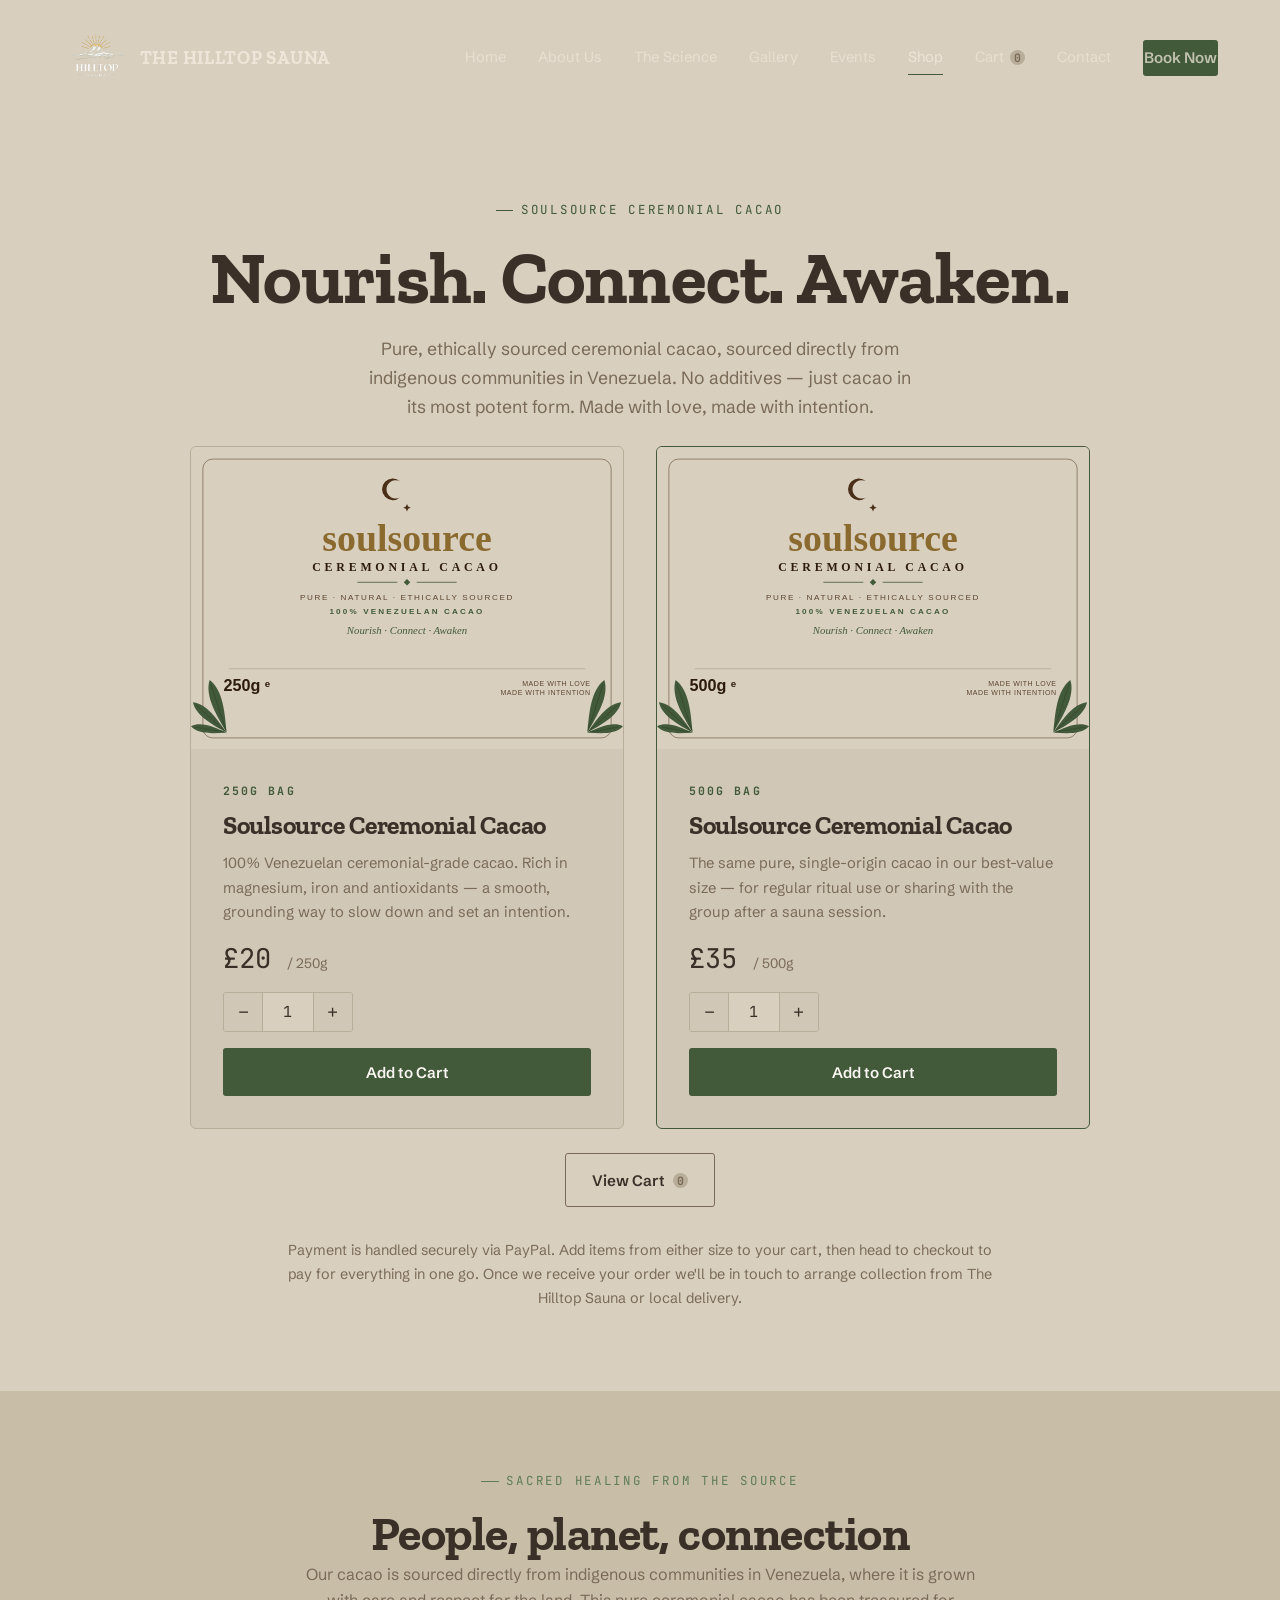
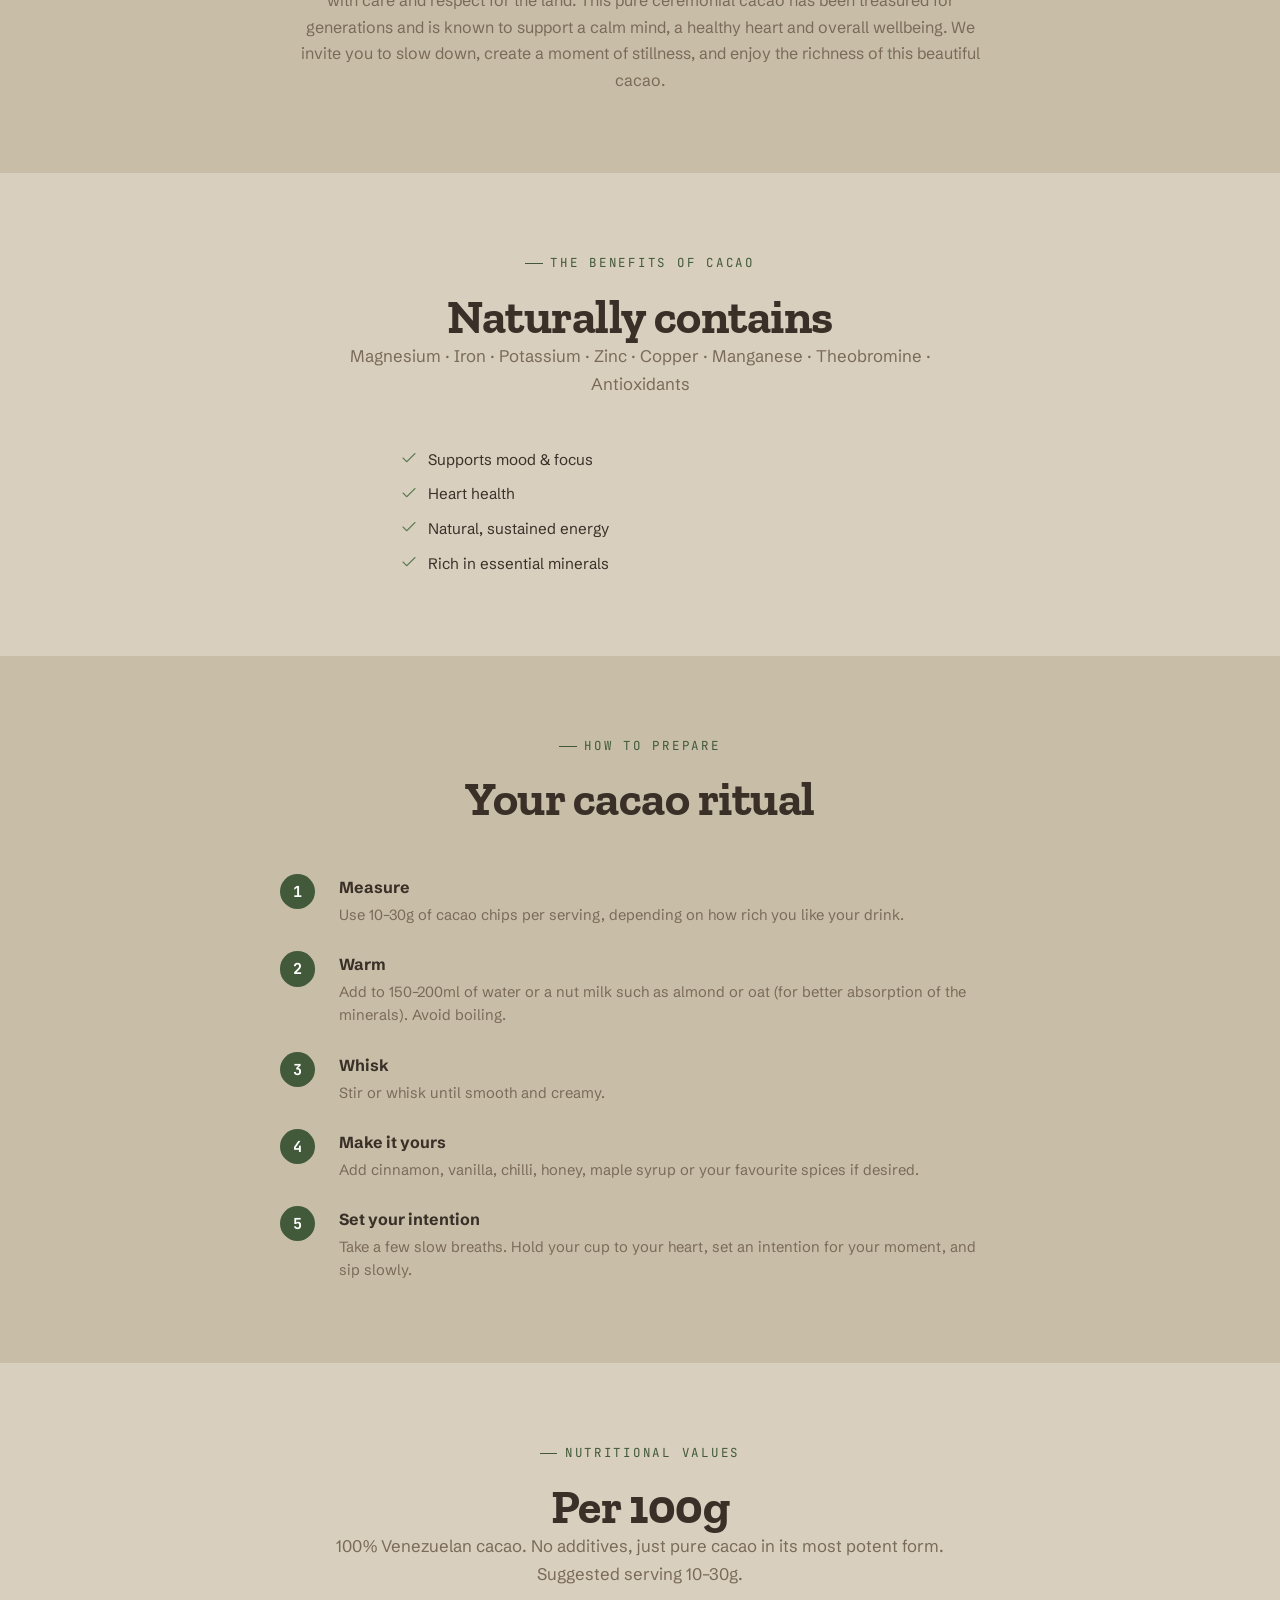
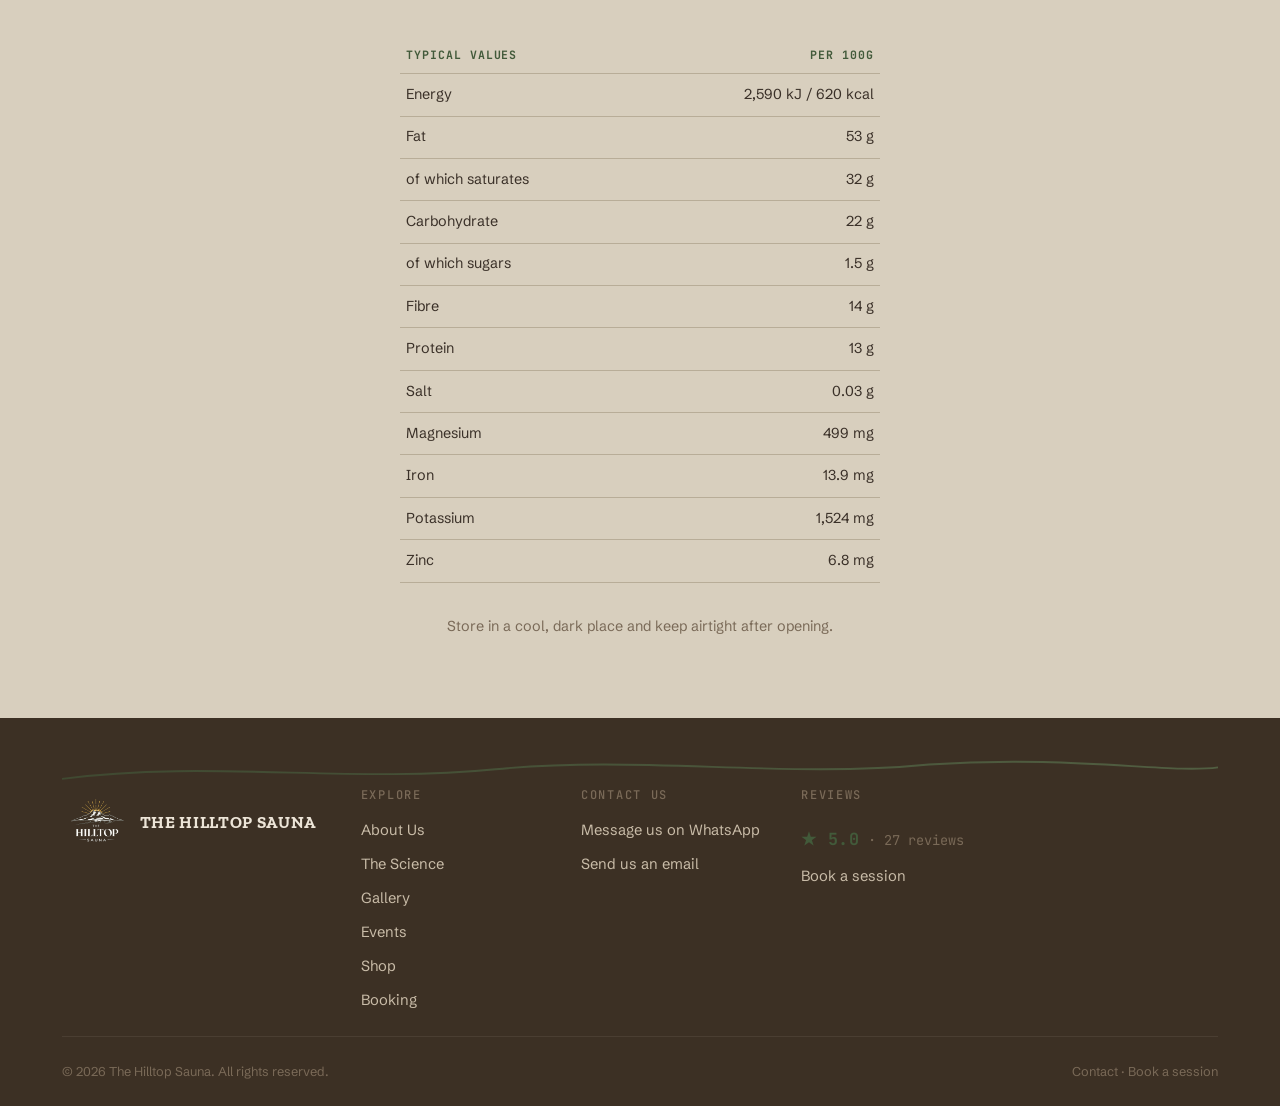
<file: shop.html>
<!DOCTYPE html>
<html lang="en">
<head>
  <meta charset="UTF-8">
  <meta name="viewport" content="width=device-width, initial-scale=1.0">
  <title>Shop — Soulsource Ceremonial Cacao | The Hilltop Sauna</title>
  <meta name="description" content="Soulsource Ceremonial Cacao — pure, ethically sourced Venezuelan cacao from The Hilltop Sauna. Nourish, connect, awaken. Available in 250g and 500g bags.">
  <!-- Open Graph -->
  <meta property="og:type" content="website">
  <meta property="og:title" content="Shop — Soulsource Ceremonial Cacao | The Hilltop Sauna">
  <meta property="og:description" content="Pure, ethically sourced Venezuelan ceremonial cacao. Nourish, connect, awaken. Available in 250g and 500g bags.">
  <meta property="og:url" content="https://www.hilltopsauna.co.uk/shop.html">
  <meta property="og:image" content="https://www.hilltopsauna.co.uk/website%20photos/bg%20final.jpeg">
  <meta property="og:site_name" content="The Hilltop Sauna">
  <meta name="twitter:card" content="summary_large_image">
  <link rel="canonical" href="https://www.hilltopsauna.co.uk/shop.html">
  <link rel="preconnect" href="https://fonts.googleapis.com">
  <link rel="preconnect" href="https://fonts.gstatic.com" crossorigin>
  <link href="https://fonts.googleapis.com/css2?family=Zilla+Slab:wght@500;600;700&family=Schibsted+Grotesk:wght@400;500;600;700&family=JetBrains+Mono:wght@400;500&display=swap" rel="stylesheet">
  <link rel="stylesheet" href="styles.css">
</head>
<body>

  <!-- ============ NAV ============ -->
  <header class="nav">
    <div class="nav__inner">
      <a href="index.html" class="nav__logo">
        <img src="website photos/logo-transparent.png" alt="The Hilltop Sauna" class="nav__logo-img">The Hilltop Sauna
      </a>
      <button class="nav__toggle" aria-label="Toggle menu" aria-expanded="false">
        <svg viewBox="0 0 24 24" fill="none" stroke="currentColor" stroke-width="1.5" stroke-linecap="round"><path d="M4 7h16M4 12h16M4 17h16"/></svg>
      </button>
      <nav class="nav__links">
        <a href="index.html">Home</a>
        <a href="about.html">About Us</a>
        <a href="services.html">The Science</a>
        <a href="gallery.html">Gallery</a>
        <a href="events.html">Events</a>
        <a href="shop.html" aria-current="page">Shop</a>
        <a href="cart.html" class="nav__cart-link">Cart<span class="nav__cart-count" data-cart-count>0</span></a>
        <a href="contact.html">Contact</a>
        <span class="nav__cta"><a href="booking.html" class="btn btn--primary">Book Now</a></span>
      </nav>
    </div>
  </header>

  <main>

    <!-- ============ PAGE HERO ============ -->
    <section class="page-hero" style="text-align:center;">
      <div class="container">
        <span class="eyebrow eyebrow--ember" style="display:flex;justify-content:center;">Soulsource Ceremonial Cacao</span>
        <h1 class="page-hero__title">Nourish. Connect. Awaken.</h1>
        <p style="margin-left:auto;margin-right:auto;">Pure, ethically sourced ceremonial cacao, sourced directly from indigenous communities in Venezuela. No additives — just cacao in its most potent form. Made with love, made with intention.</p>
      </div>
    </section>

    <!-- ============ PRODUCTS ============ -->
    <section class="section section--char" style="padding-top:0;" id="products">
      <div class="container">
        <div class="shop-grid">

          <!-- 250g -->
          <div class="product-card">
            <img src="website photos/soulsource-250g-simple.svg" class="product-card__photo" alt="Soulsource Ceremonial Cacao 250g">
            <div class="product-card__body">
              <span class="product-card__size">250g Bag</span>
              <h3>Soulsource Ceremonial Cacao</h3>
              <p>100% Venezuelan ceremonial-grade cacao. Rich in magnesium, iron and antioxidants — a smooth, grounding way to slow down and set an intention.</p>
              <div class="product-card__price">£20 <span>/ 250g</span></div>
              <div class="qty-stepper">
                <button type="button" class="qty-stepper__btn" onclick="stepQty('qty-250g',-1)" aria-label="Decrease quantity">&#8722;</button>
                <input type="number" id="qty-250g" class="qty-stepper__input" value="1" min="1" max="20" inputmode="numeric">
                <button type="button" class="qty-stepper__btn" onclick="stepQty('qty-250g',1)" aria-label="Increase quantity">+</button>
              </div>
              <button type="button" class="btn btn--primary btn--block" onclick="addToCart('soulsource-250g','Soulsource Ceremonial Cacao','250g',20,'qty-250g',this)">Add to Cart</button>
            </div>
          </div>

          <!-- 500g -->
          <div class="product-card product-card--featured">
            <img src="website photos/soulsource-500g-simple.svg" class="product-card__photo" alt="Soulsource Ceremonial Cacao 500g">
            <div class="product-card__body">
              <span class="product-card__size">500g Bag</span>
              <h3>Soulsource Ceremonial Cacao</h3>
              <p>The same pure, single-origin cacao in our best-value size — for regular ritual use or sharing with the group after a sauna session.</p>
              <div class="product-card__price">£35 <span>/ 500g</span></div>
              <div class="qty-stepper">
                <button type="button" class="qty-stepper__btn" onclick="stepQty('qty-500g',-1)" aria-label="Decrease quantity">&#8722;</button>
                <input type="number" id="qty-500g" class="qty-stepper__input" value="1" min="1" max="20" inputmode="numeric">
                <button type="button" class="qty-stepper__btn" onclick="stepQty('qty-500g',1)" aria-label="Increase quantity">+</button>
              </div>
              <button type="button" class="btn btn--primary btn--block" onclick="addToCart('soulsource-500g','Soulsource Ceremonial Cacao','500g',35,'qty-500g',this)">Add to Cart</button>
            </div>
          </div>

        </div>
        <div class="shop-cart-cta">
          <a href="cart.html" class="btn btn--ghost">View Cart <span class="nav__cart-count" data-cart-count>0</span></a>
        </div>
        <p class="shop-note">Payment is handled securely via PayPal. Add items from either size to your cart, then head to checkout to pay for everything in one go. Once we receive your order we'll be in touch to arrange collection from The Hilltop Sauna or local delivery.</p>
      </div>
    </section>

    <!-- ============ OUR STORY ============ -->
    <section class="section section--cedar">
      <div class="container" style="max-width: 760px; text-align: center;">
        <span class="eyebrow eyebrow--glacier" style="display:flex;justify-content:center;">Sacred healing from the source</span>
        <h2>People, planet, connection</h2>
        <p>Our cacao is sourced directly from indigenous communities in Venezuela, where it is grown with care and respect for the land. This pure ceremonial cacao has been treasured for generations and is known to support a calm mind, a healthy heart and overall wellbeing. We invite you to slow down, create a moment of stillness, and enjoy the richness of this beautiful cacao.</p>
      </div>
    </section>

    <!-- ============ BENEFITS ============ -->
    <section class="section section--char">
      <div class="container">
        <div class="section__head section__head--center">
          <span class="eyebrow eyebrow--ember" style="display:flex;justify-content:center;">The benefits of cacao</span>
          <h2>Naturally contains</h2>
          <p style="margin-left:auto;margin-right:auto;">Magnesium · Iron · Potassium · Zinc · Copper · Manganese · Theobromine · Antioxidants</p>
        </div>
        <ul class="check-list check-list--glacier" style="max-width: 480px; margin: 0 auto;">
          <li>
            <svg viewBox="0 0 24 24" fill="none" stroke="currentColor" stroke-width="1.5" stroke-linecap="round" stroke-linejoin="round" aria-hidden="true"><path d="M4 12l5 5L20 6"/></svg>
            Supports mood &amp; focus
          </li>
          <li>
            <svg viewBox="0 0 24 24" fill="none" stroke="currentColor" stroke-width="1.5" stroke-linecap="round" stroke-linejoin="round" aria-hidden="true"><path d="M4 12l5 5L20 6"/></svg>
            Heart health
          </li>
          <li>
            <svg viewBox="0 0 24 24" fill="none" stroke="currentColor" stroke-width="1.5" stroke-linecap="round" stroke-linejoin="round" aria-hidden="true"><path d="M4 12l5 5L20 6"/></svg>
            Natural, sustained energy
          </li>
          <li>
            <svg viewBox="0 0 24 24" fill="none" stroke="currentColor" stroke-width="1.5" stroke-linecap="round" stroke-linejoin="round" aria-hidden="true"><path d="M4 12l5 5L20 6"/></svg>
            Rich in essential minerals
          </li>
        </ul>
      </div>
    </section>

    <!-- ============ CACAO RITUAL ============ -->
    <section class="section section--cedar">
      <div class="container">
        <div class="section__head section__head--center">
          <span class="eyebrow" style="display:flex;justify-content:center;">How to prepare</span>
          <h2>Your cacao ritual</h2>
        </div>
        <div class="ritual-steps">
          <div class="ritual-step">
            <span class="ritual-step__num">1</span>
            <div class="ritual-step__body">
              <strong>Measure</strong>
              <p>Use 10–30g of cacao chips per serving, depending on how rich you like your drink.</p>
            </div>
          </div>
          <div class="ritual-step">
            <span class="ritual-step__num">2</span>
            <div class="ritual-step__body">
              <strong>Warm</strong>
              <p>Add to 150–200ml of water or a nut milk such as almond or oat (for better absorption of the minerals). Avoid boiling.</p>
            </div>
          </div>
          <div class="ritual-step">
            <span class="ritual-step__num">3</span>
            <div class="ritual-step__body">
              <strong>Whisk</strong>
              <p>Stir or whisk until smooth and creamy.</p>
            </div>
          </div>
          <div class="ritual-step">
            <span class="ritual-step__num">4</span>
            <div class="ritual-step__body">
              <strong>Make it yours</strong>
              <p>Add cinnamon, vanilla, chilli, honey, maple syrup or your favourite spices if desired.</p>
            </div>
          </div>
          <div class="ritual-step">
            <span class="ritual-step__num">5</span>
            <div class="ritual-step__body">
              <strong>Set your intention</strong>
              <p>Take a few slow breaths. Hold your cup to your heart, set an intention for your moment, and sip slowly.</p>
            </div>
          </div>
        </div>
      </div>
    </section>

    <!-- ============ NUTRITION ============ -->
    <section class="section section--char">
      <div class="container">
        <div class="section__head section__head--center">
          <span class="eyebrow eyebrow--ember" style="display:flex;justify-content:center;">Nutritional values</span>
          <h2>Per 100g</h2>
          <p style="margin-left:auto;margin-right:auto;">100% Venezuelan cacao. No additives, just pure cacao in its most potent form. Suggested serving 10–30g.</p>
        </div>
        <table class="nutrition-table">
          <thead>
            <tr><th>Typical values</th><th>Per 100g</th></tr>
          </thead>
          <tbody>
            <tr><td>Energy</td><td>2,590 kJ / 620 kcal</td></tr>
            <tr><td>Fat</td><td>53 g</td></tr>
            <tr><td>of which saturates</td><td>32 g</td></tr>
            <tr><td>Carbohydrate</td><td>22 g</td></tr>
            <tr><td>of which sugars</td><td>1.5 g</td></tr>
            <tr><td>Fibre</td><td>14 g</td></tr>
            <tr><td>Protein</td><td>13 g</td></tr>
            <tr><td>Salt</td><td>0.03 g</td></tr>
            <tr><td>Magnesium</td><td>499 mg</td></tr>
            <tr><td>Iron</td><td>13.9 mg</td></tr>
            <tr><td>Potassium</td><td>1,524 mg</td></tr>
            <tr><td>Zinc</td><td>6.8 mg</td></tr>
          </tbody>
        </table>
        <p class="shop-note">Store in a cool, dark place and keep airtight after opening.</p>
      </div>
    </section>

  </main>

  <!-- ============ FOOTER ============ -->
  <footer class="footer">
    <div class="container">
      <div class="ridge-divider">
        <svg viewBox="0 0 1200 40" preserveAspectRatio="none" aria-hidden="true">
          <defs>
            <linearGradient id="footerRidge" x1="0" y1="0" x2="1" y2="0">
              <stop offset="0" stop-color="#425A3A"/>
              <stop offset="1" stop-color="#5F7D55"/>
            </linearGradient>
          </defs>
          <path d="M0,30 C150,10 300,35 450,20 C600,5 750,30 900,15 C1050,5 1150,25 1200,18" fill="none" stroke="url(#footerRidge)" stroke-width="2" opacity="0.6"/>
        </svg>
      </div>

      <div class="footer__grid">
        <div>
          <div class="footer__brand">
            <img src="website photos/logo-transparent.png" alt="" class="nav__logo-img" aria-hidden="true">
            The Hilltop Sauna
          </div>
        </div>

        <div>
          <h4>Explore</h4>
          <div class="footer__links">
            <a href="about.html">About Us</a>
            <a href="services.html">The Science</a>
            <a href="gallery.html">Gallery</a>
            <a href="events.html">Events</a>
            <a href="shop.html">Shop</a>
            <a href="booking.html">Booking</a>
          </div>
        </div>

        <div>
          <h4>Contact us</h4>
          <div class="footer__links">
            <a href="https://wa.me/447923158869">Message us on WhatsApp</a>
            <a href="contact.html#message">Send us an email</a>
          </div>
        </div>

        <div>
          <h4>Reviews</h4>
          <div class="footer__links">
            <span class="rating-badge"><strong>★ 5.0</strong> · 27 reviews</span>
            <a href="booking.html">Book a session</a>
          </div>
        </div>
      </div>

      <div class="footer__bottom">
        <span>© 2026 The Hilltop Sauna. All rights reserved.</span>
        <span><a href="contact.html">Contact</a> · <a href="booking.html">Book a session</a></span>
      </div>
    </div>
  </footer>

  <script src="script.js"></script>
</body>
</html>
</file>
<file: styles.css>
/* ===================================================================
   THE HILLTOP SAUNA — Design System
   Rustic Nordic: charred cedar, birch, ember & glacier.
   Signature device: the "ridge line" — an elevation profile that
   carries the site's hot-to-cold ritual from sauna peak to plunge pool.
   =================================================================== */

:root {
  /* ---- Color tokens ---- */
  --char: #D8CFBE;        /* stone — primary background */
  --char-2: #D0C7B6;       /* stone darker — secondary background */
  --cedar: #C8BEA8;        /* stone tile surface */
  --cedar-light: #B8AD98;  /* stone border / hover */
  --birch: #3A3028;        /* dark warm brown — primary text */
  --birch-dim: #7A6A58;    /* medium brown — secondary text */
  --ember: #425A3A;        /* earthy olive green — main accent */
  --ember-dim: #596644;    /* olive hover/active */
  --glacier: #5F7D55;      /* sage green — secondary accent */
  --glacier-dim: #7A8464;  /* sage hover/active */
  --moss: #A09070;         /* warm earth/tan — tertiary accent */
  --ink: #2C2018;          /* darkest brown — emphasis text */

  /* ---- Type ---- */
  --font-display: 'Zilla Slab', Georgia, serif;
  --font-body: 'Schibsted Grotesk', -apple-system, sans-serif;
  --font-mono: 'JetBrains Mono', monospace;

  /* ---- Spacing scale ---- */
  --space-1: 0.5rem;
  --space-2: 1rem;
  --space-3: 1.5rem;
  --space-4: 2rem;
  --space-5: 3rem;
  --space-6: 5rem;
  --space-7: 8rem;

  /* ---- Layout ---- */
  --max-width: 1220px;
  --radius: 3px;
  --radius-lg: 6px;
}

/* ---- Reset ---- */
* { margin: 0; padding: 0; box-sizing: border-box; }

html { scroll-behavior: smooth; }

@media (prefers-reduced-motion: reduce) {
  html { scroll-behavior: auto; }
  *, *::before, *::after {
    animation-duration: 0.01ms !important;
    animation-iteration-count: 1 !important;
    transition-duration: 0.01ms !important;
  }
}

body {
  font-family: var(--font-body);
  background: var(--char);
  color: var(--birch);
  line-height: 1.65;
  -webkit-font-smoothing: antialiased;
  font-size: 16px;
}

img, svg { max-width: 100%; display: block; }

a { color: inherit; text-decoration: none; }

ul { list-style: none; }

button { font-family: inherit; cursor: pointer; color: inherit; }

input, textarea, select { font-family: inherit; font-size: 1rem; }

:focus-visible {
  outline: 2px solid var(--ember);
  outline-offset: 3px;
}

h1, h2, h3, h4 {
  font-family: var(--font-display);
  font-weight: 700;
  line-height: 1.12;
  letter-spacing: -0.01em;
  color: var(--birch);
}

.section--light h1, .section--light h2, .section--light h3, .section--light h4 { color: var(--ink); }

h1 { font-size: clamp(2.6rem, 6vw, 4.6rem); }
h2 { font-size: clamp(2rem, 4vw, 3rem); }
h3 { font-size: clamp(1.25rem, 2.2vw, 1.6rem); }
h4 { font-size: 1.1rem; }

p { color: var(--birch-dim); }
.section--light p { color: #6B5E4F; }

.eyebrow {
  font-family: var(--font-mono);
  font-size: 0.78rem;
  letter-spacing: 0.22em;
  text-transform: uppercase;
  color: var(--ember);
  display: inline-flex;
  align-items: center;
  gap: 0.6em;
  margin-bottom: var(--space-2);
}

.eyebrow::before {
  content: '';
  display: inline-block;
  width: 1.4em;
  height: 1px;
  background: var(--ember);
}

.eyebrow--glacier { color: var(--glacier); }
.eyebrow--glacier::before { background: var(--glacier); }

/* ===================================================================
   LAYOUT
   =================================================================== */

.container {
  max-width: var(--max-width);
  margin: 0 auto;
  padding: 0 var(--space-4);
}

@media (max-width: 640px) {
  .container { padding: 0 var(--space-3); }
}

.section {
  padding: var(--space-6) 0;
}

@media (max-width: 768px) {
  .section { padding: var(--space-5) 0; }
}

.section--char { background: var(--char); }
.section--char-2 { background: var(--char-2); }
.section--cedar { background: var(--cedar); }
.section--light { background: #FAF7F2; color: var(--ink); }

.section__head {
  max-width: 640px;
  margin-bottom: var(--space-5);
}

.section__head--center {
  margin-left: auto;
  margin-right: auto;
  text-align: center;
}

.section__head p {
  font-size: 1.05rem;
}

/* ===================================================================
   NAVIGATION
   =================================================================== */

.nav {
  position: fixed;
  top: 0;
  left: 0;
  right: 0;
  z-index: 100;
  background: transparent;
  border-bottom: none;
  transition: background 0.3s ease;
}

.nav--scrolled,
.nav--menu-open {
  background: #425A3A;
}

.nav__inner {
  display: flex;
  align-items: center;
  justify-content: space-between;
  padding: var(--space-3) 0;
  max-width: var(--max-width);
  margin: 0 auto;
  padding-left: var(--space-4);
  padding-right: var(--space-4);
}

@media (max-width: 640px) {
  .nav__inner { padding-left: var(--space-3); padding-right: var(--space-3); }
}

.nav__logo {
  font-family: var(--font-display);
  font-weight: 700;
  font-size: 1.15rem;
  letter-spacing: 0.04em;
  text-transform: uppercase;
  display: flex;
  align-items: center;
  gap: 0.6rem;
  color: #EDE5D8;
}

.nav__logo svg { width: 28px; height: 28px; flex-shrink: 0; }

.nav__logo-img {
  height: 68px;
  width: auto;
  object-fit: contain;
  display: block;
}

.nav__links {
  display: flex;
  align-items: center;
  gap: var(--space-4);
  font-size: 0.92rem;
}

.nav__links a {
  color: rgba(237,229,216,0.75);
  transition: color 0.2s ease;
  padding: 0.25rem 0;
  border-bottom: 1px solid transparent;
}

.nav__links a:hover,
.nav__links a[aria-current="page"] {
  color: #EDE5D8;
  border-bottom-color: var(--ember);
}

.nav__cta {
  display: inline-flex;
}

.nav__toggle {
  display: none;
  background: none;
  border: 1px solid var(--cedar-light);
  border-radius: var(--radius);
  color: var(--birch);
  width: 42px;
  height: 38px;
  align-items: center;
  justify-content: center;
}

.nav__toggle svg { width: 20px; height: 20px; }

@media (max-width: 860px) {
  .nav__links {
    position: absolute;
    top: 100%;
    left: 0;
    right: 0;
    background: #425A3A;
    flex-direction: column;
    align-items: stretch;
    gap: 0;
    padding: var(--space-2) var(--space-3) var(--space-3);
    border-bottom: 1px solid rgba(237, 229, 216, 0.12);
    transform: translateY(-8px);
    opacity: 0;
    visibility: hidden;
    transition: opacity 0.2s ease, transform 0.2s ease, visibility 0.2s;
  }

  .nav__links.is-open {
    transform: translateY(0);
    opacity: 1;
    visibility: visible;
  }

  .nav__links a {
    padding: var(--space-2) 0;
    border-bottom: 1px solid rgba(237, 229, 216, 0.06);
  }

  .nav__links .nav__cta { margin-top: var(--space-2); padding: 0 var(--space-2) var(--space-2); }
  .nav__links .btn { width: 100%; justify-content: center; background: #EDE5D8; color: #2B241D; font-size: 1rem; padding: 0.9rem; }
  .nav__links .btn:hover { background: #D8CFBE; }

  .nav__toggle { display: flex; }
}

/* ===================================================================
   BUTTONS
   =================================================================== */

.btn {
  display: inline-flex;
  align-items: center;
  gap: 0.5rem;
  font-family: var(--font-body);
  font-weight: 600;
  font-size: 0.95rem;
  padding: 0.85rem 1.6rem;
  border-radius: var(--radius);
  border: 1px solid transparent;
  transition: background 0.2s ease, color 0.2s ease, border-color 0.2s ease, transform 0.15s ease;
  white-space: nowrap;
}

.btn:active { transform: translateY(1px); }

.btn--primary {
  background: var(--ember);
  color: #FAF7F2;
}
.btn--primary:hover { background: var(--ember-dim); }

.btn--ghost {
  border-color: var(--birch-dim);
  color: var(--birch);
}
.btn--ghost:hover { border-color: var(--birch); background: rgba(58,48,40,0.06); }

.btn--ghost-dark {
  border-color: var(--cedar-light);
  color: var(--ink);
}
.btn--ghost-dark:hover { border-color: var(--ink); background: rgba(43,36,29,0.05); }

.btn--ghost-light {
  border-color: rgba(237,229,216,0.6);
  color: #EDE5D8;
}
.btn--ghost-light:hover { border-color: #EDE5D8; background: rgba(237,229,216,0.1); }

.btn--glacier {
  background: var(--glacier);
  color: #FAF7F2;
}
.btn--glacier:hover { background: var(--glacier-dim); }

.btn--block { width: 100%; justify-content: center; }

/* ===================================================================
   RIDGE LINE — signature graphic device
   =================================================================== */

.ridge {
  display: block;
  width: 100%;
  height: auto;
}

.ridge-divider {
  position: relative;
  line-height: 0;
}

.ridge-divider svg { width: 100%; height: auto; display: block; }

/* ===================================================================
   PAGE HERO (non-home pages)
   =================================================================== */

.page-hero {
  padding: var(--space-6) 0 var(--space-3);
  padding-top: calc(var(--space-6) + 120px);
  background: var(--char);
  position: relative;
}

.page-hero__title { margin-bottom: var(--space-2); }

.page-hero p {
  max-width: 560px;
  font-size: 1.1rem;
}

/* ===================================================================
   HOME HERO
   =================================================================== */

.hero {
  position: relative;
  overflow: hidden;
}

.hero--photo {
  min-height: 100vh;
  display: flex;
  align-items: center;
  justify-content: center;
  background: #2C2018;
}

.hero__bg {
  position: absolute;
  inset: 0;
  background-size: cover;
  background-position: center;
  background-repeat: no-repeat;
}

.hero__overlay {
  position: absolute;
  inset: 0;
  background: linear-gradient(to bottom, rgba(20,14,8,0.42) 0%, rgba(20,14,8,0.68) 100%);
}

.hero__center {
  position: relative;
  z-index: 1;
  text-align: center;
  display: flex;
  flex-direction: column;
  align-items: center;
  padding: var(--space-7) 0;
  padding-top: calc(var(--space-7) + 120px);
}

.hero__logo {
  width: 180px;
  height: auto;
  object-fit: contain;
  margin-bottom: var(--space-3);
}

.hero__tagline {
  font-family: var(--font-mono);
  font-size: 0.78rem;
  letter-spacing: 0.22em;
  text-transform: uppercase;
  color: rgba(237,229,216,0.75);
  margin-bottom: var(--space-3);
  display: block;
}

.hero--photo .hero__title {
  color: #EDE5D8;
  max-width: 820px;
}

.hero--photo .hero__lede {
  color: rgba(237,229,216,0.82);
  max-width: 520px;
  font-size: 1.1rem;
  margin: var(--space-3) 0 var(--space-4);
}

.hero__inner {
  padding: var(--space-6) 0 0;
  display: grid;
  gap: var(--space-4);
}

.hero__eyebrow-row {
  display: flex;
  align-items: center;
  gap: var(--space-3);
  flex-wrap: wrap;
  margin-bottom: var(--space-3);
}

.hero__title {
  max-width: 820px;
}

.hero__title .accent { color: var(--ember); }
.hero__title .accent--glacier { color: var(--glacier); }

.hero__lede {
  max-width: 540px;
  font-size: 1.15rem;
  margin: var(--space-3) 0 var(--space-4);
}

.hero__actions {
  display: flex;
  gap: var(--space-2);
  flex-wrap: wrap;
  justify-content: center;
  margin-bottom: var(--space-6);
}

.hero__ridge-wrap {
  position: relative;
}

.hero__readout {
  position: absolute;
  font-family: var(--font-mono);
  font-size: 0.85rem;
  display: flex;
  flex-direction: column;
  gap: 0.2rem;
  padding: 0.6rem 0.9rem;
  border: 1px solid rgba(237,229,216,0.18);
  border-radius: var(--radius);
  background: rgba(27,24,21,0.6);
  backdrop-filter: blur(4px);
}

.hero__readout--peak {
  left: 6%;
  top: 4%;
  border-color: rgba(217,113,74,0.45);
}

.hero__readout--base {
  right: 6%;
  bottom: 22%;
  border-color: rgba(143,180,192,0.45);
  text-align: right;
}

/* Steam wisps drifting above the peak marker */
@keyframes steam-drift {
  0%, 100% { transform: translateY(0) scaleY(1); opacity: 0.45; }
  50% { transform: translateY(-6px) scaleY(1.08); opacity: 0.12; }
}

.steam {
  animation: steam-drift 4s ease-in-out infinite;
  transform-origin: bottom center;
}

.steam--2 { animation-delay: 1.3s; }
.steam--3 { animation-delay: 2.6s; }

.hero__readout .label {
  text-transform: uppercase;
  letter-spacing: 0.12em;
  font-size: 0.68rem;
  color: var(--birch-dim);
}

.hero__readout--peak .value { color: var(--ember); font-size: 1.3rem; }
.hero__readout--base .value { color: var(--glacier); font-size: 1.3rem; }

@media (max-width: 640px) {
  .hero__readout { font-size: 0.72rem; padding: 0.45rem 0.65rem; }
  .hero__readout--peak .value, .hero__readout--base .value { font-size: 1.05rem; }
}

/* ===================================================================
   THE RITUAL — three-step timeline along the ridge
   =================================================================== */

/* ===================================================================
   SESSIONS — dark two-card layout
   =================================================================== */

.sessions-dark {
  background: var(--char);
  padding: 3rem 0;
}

.sessions-dark__head {
  max-width: 580px;
  margin: 0 auto 2rem;
  text-align: center;
}

.sessions-dark__head h2 {
  color: var(--birch);
  margin-bottom: var(--space-2);
}

.sessions-dark__head p {
  color: var(--birch-dim);
  font-size: 1.05rem;
}

.eyebrow--ember { color: var(--ember); }
.eyebrow--ember::before { background: var(--ember); }

.sessions-grid {
  display: grid;
  grid-template-columns: 1fr 1fr;
  gap: var(--space-3);
  max-width: 900px;
  margin: 0 auto;
}

.sessions-grid--three {
  grid-template-columns: repeat(3, 1fr);
  max-width: 1100px;
}

.session-card {
  background: var(--char-2);
  border: 1.5px solid var(--ember);
  border-radius: 8px;
  padding: var(--space-5);
  display: flex;
  flex-direction: column;
  gap: var(--space-3);
  opacity: 0;
  transform: translateY(24px);
  transition: opacity 0.7s ease, transform 0.7s ease;
}

.session-card.is-visible {
  opacity: 1;
  transform: translateY(0);
}

.session-card--featured {
  transition-delay: 0.15s;
}

.session-card .btn {
  padding: 0.5rem 1.4rem;
  align-self: center;
  margin-top: auto;
}

.session-card__type {
  font-family: var(--font-mono);
  font-size: 0.72rem;
  font-weight: 700;
  letter-spacing: 0.18em;
  text-transform: uppercase;
  color: var(--ember);
}

.session-card h3 {
  font-size: clamp(1.6rem, 2.8vw, 2.1rem);
  color: var(--birch);
  line-height: 1.1;
  margin: 0;
}

.session-card p {
  color: var(--birch-dim);
  font-size: 0.97rem;
  line-height: 1.75;
  margin: 0;
}

.session-card__list {
  list-style: none;
  display: flex;
  flex-direction: column;
  gap: 0.5rem;
  flex: 1;
}

.session-card__list li {
  font-size: 0.92rem;
  color: var(--birch-dim);
  padding-left: 1.2em;
  position: relative;
}

.session-card__list li::before {
  content: '—';
  position: absolute;
  left: 0;
  color: var(--ember);
}

.btn--outline-light {
  display: inline-flex;
  align-items: center;
  justify-content: center;
  font-family: var(--font-body);
  font-weight: 600;
  font-size: 0.95rem;
  padding: 0.85rem 1.6rem;
  border: 1px solid rgba(237, 229, 216, 0.3);
  border-radius: var(--radius);
  color: #EDE5D8;
  transition: border-color 0.2s, background 0.2s;
  text-align: center;
}

.btn--outline-light:hover {
  border-color: #EDE5D8;
  background: rgba(237, 229, 216, 0.06);
}

@media (max-width: 860px) {
  .sessions-grid--three { grid-template-columns: 1fr 1fr; }
}

@media (max-width: 560px) {
  .sessions-grid, .sessions-grid--three { grid-template-columns: 1fr; }
}

/* ===================================================================
   CARDS — services / offerings
   =================================================================== */

.cards-grid {
  display: grid;
  grid-template-columns: repeat(3, 1fr);
  gap: var(--space-3);
}

@media (max-width: 900px) {
  .cards-grid { grid-template-columns: repeat(2, 1fr); }
}

@media (max-width: 640px) {
  .cards-grid { grid-template-columns: 1fr; }
}

.card {
  background: var(--char);
  border: 1px solid var(--cedar-light);
  border-radius: var(--radius-lg);
  padding: var(--space-4);
  display: flex;
  flex-direction: column;
  gap: var(--space-2);
  transition: transform 0.25s ease, border-color 0.25s ease;
}

.card:hover {
  transform: translateY(-4px);
  border-color: var(--ember);
}

.card__icon {
  width: 2.4rem;
  height: 2.4rem;
  color: var(--ember);
  margin-bottom: var(--space-1);
}

.card__icon--glacier { color: var(--glacier); }

.card h3 { margin-bottom: 0; }

.card p { font-size: 0.95rem; margin-bottom: var(--space-1); }

.card__link {
  font-family: var(--font-mono);
  font-size: 0.8rem;
  letter-spacing: 0.08em;
  text-transform: uppercase;
  color: var(--birch);
  margin-top: auto;
  display: inline-flex;
  align-items: center;
  gap: 0.4rem;
}

.card__link svg { width: 14px; height: 14px; }

/* ===================================================================
   PRICING
   =================================================================== */

.pricing-grid {
  display: grid;
  grid-template-columns: repeat(3, 1fr);
  gap: var(--space-3);
  align-items: stretch;
}

@media (max-width: 900px) {
  .pricing-grid { grid-template-columns: 1fr; max-width: 480px; margin: 0 auto; }
}

.pricing-card {
  background: var(--char-2);
  border: 1px solid var(--cedar-light);
  border-radius: var(--radius-lg);
  padding: var(--space-4);
  display: flex;
  flex-direction: column;
  gap: var(--space-2);
}

.pricing-card--featured {
  border-color: var(--ember);
  background: linear-gradient(165deg, var(--cedar) 0%, var(--char-2) 100%);
  position: relative;
}

.pricing-card--featured::after {
  content: 'MOST BOOKED';
  position: absolute;
  top: var(--space-3);
  right: var(--space-3);
  font-family: var(--font-mono);
  font-size: 0.65rem;
  letter-spacing: 0.14em;
  color: var(--ember);
  border: 1px solid var(--ember);
  padding: 0.25rem 0.5rem;
  border-radius: var(--radius);
}

.pricing-card__name { font-size: 1.05rem; }

.pricing-card__price {
  font-family: var(--font-mono);
  font-size: 2.2rem;
  color: var(--birch);
  display: flex;
  align-items: baseline;
  gap: 0.4rem;
}

.pricing-card__price span {
  font-size: 0.9rem;
  color: var(--birch-dim);
  font-family: var(--font-body);
}

.pricing-card__desc { font-size: 0.92rem; flex-grow: 1; }

.pricing-card ul {
  display: flex;
  flex-direction: column;
  gap: 0.5rem;
  font-size: 0.9rem;
  color: var(--birch-dim);
  margin: var(--space-1) 0;
}

.pricing-card ul li {
  display: flex;
  gap: 0.6rem;
  align-items: flex-start;
}

.pricing-card ul li svg {
  width: 16px;
  height: 16px;
  flex-shrink: 0;
  margin-top: 0.2rem;
  color: var(--ember);
}

.pricing-card--featured ul li svg,
.pricing-card--cold ul li svg { color: var(--glacier); }

.pricing-note {
  margin-top: var(--space-4);
  font-size: 0.9rem;
  color: var(--birch-dim);
  text-align: center;
}

/* Generic check list (services page feature lists) */
.check-list {
  display: flex;
  flex-direction: column;
  gap: 0.6rem;
  font-size: 0.95rem;
  margin: var(--space-2) 0;
}

.check-list li {
  display: flex;
  gap: 0.6rem;
  align-items: flex-start;
}

.check-list li svg {
  width: 18px;
  height: 18px;
  flex-shrink: 0;
  margin-top: 0.15rem;
  color: var(--ember);
}

.check-list--glacier li svg { color: var(--glacier); }

/* ===================================================================
   TESTIMONIALS
   =================================================================== */

.rating-badge {
  display: inline-flex;
  align-items: baseline;
  gap: 0.5rem;
  font-family: var(--font-mono);
  font-size: 0.85rem;
  color: var(--birch-dim);
  margin-top: var(--space-1);
}

.rating-badge strong {
  color: var(--ember);
  font-size: 1.05rem;
  letter-spacing: 0.04em;
}

.rating-badge a { color: var(--birch-dim); text-decoration: underline; }
.rating-badge a:hover { color: var(--birch); }

.testimonials-carousel {
  max-width: 780px;
  margin: 0 auto;
  text-align: center;
}

.testimonials-track {
  position: relative;
  overflow: hidden;
  padding: var(--space-4) 0;
}

.testimonials-track::before {
  content: '\201C';
  display: block;
  font-family: var(--font-display);
  font-size: 7rem;
  line-height: 0.6;
  color: var(--ember);
  opacity: 0.25;
  margin-bottom: var(--space-2);
}

.testimonial--featured {
  display: none;
  animation: tFadeIn 0.6s ease;
}

.testimonial--featured.is-active {
  display: block;
}

@keyframes tFadeIn {
  from { opacity: 0; transform: translateY(12px); }
  to   { opacity: 1; transform: translateY(0); }
}

.testimonial--featured p {
  font-family: var(--font-display);
  font-size: clamp(1.3rem, 3vw, 1.9rem);
  color: var(--birch);
  font-weight: 500;
  line-height: 1.5;
  margin-bottom: var(--space-3);
}

.testimonial--featured cite {
  font-family: var(--font-mono);
  font-size: 0.78rem;
  letter-spacing: 0.14em;
  text-transform: uppercase;
  color: var(--ember);
  font-style: normal;
}

.testimonials-controls {
  display: flex;
  align-items: center;
  justify-content: center;
  gap: var(--space-3);
  margin-top: var(--space-4);
}

.t-prev, .t-next {
  background: none;
  border: 1px solid var(--cedar-light);
  border-radius: 50%;
  width: 38px;
  height: 38px;
  display: flex;
  align-items: center;
  justify-content: center;
  cursor: pointer;
  color: var(--birch-dim);
  font-size: 1rem;
  transition: border-color 0.2s, color 0.2s;
}

.t-prev:hover, .t-next:hover {
  border-color: var(--ember);
  color: var(--ember);
}

.t-dots {
  display: flex;
  gap: 6px;
}

.t-dot {
  width: 7px;
  height: 7px;
  border-radius: 50%;
  background: var(--cedar-light);
  transition: background 0.3s;
  cursor: pointer;
}

.t-dot.is-active {
  background: var(--ember);
}

/* ===================================================================
   GALLERY
   =================================================================== */

.gallery-grid {
  display: grid;
  grid-template-columns: repeat(3, 1fr);
  gap: var(--space-2);
}

@media (max-width: 760px) {
  .gallery-grid { grid-template-columns: repeat(2, 1fr); }
}
@media (max-width: 480px) {
  .gallery-grid { grid-template-columns: 1fr; }
}

.gallery__item,
.gallery-preview__item {
  position: relative;
  aspect-ratio: 4 / 3;
  border-radius: var(--radius);
  overflow: hidden;
  border: none;
  padding: 0;
  background: var(--cedar);
  display: block;
  width: 100%;
  text-align: left;
  cursor: pointer;
  transition: transform 0.25s ease;
}

.gallery__item:hover,
.gallery-preview__item:hover { transform: translateY(-3px); }

.gallery__item--tall { aspect-ratio: 4 / 5; }

.gallery__item img,
.gallery__item .ph,
.gallery-preview__item img,
.gallery-preview__item .ph {
  width: 100%;
  height: 100%;
  object-fit: cover;
}

.gallery__item .ph,
.gallery-preview__item .ph {
  display: flex;
  align-items: flex-end;
  padding: var(--space-2);
}

.gallery__caption {
  font-family: var(--font-mono);
  font-size: 0.75rem;
  color: var(--birch);
  text-align: left;
  letter-spacing: 0.04em;
  text-shadow: 0 1px 6px rgba(0,0,0,0.5);
}

.gallery__item > .gallery__caption,
.gallery-preview__item > .gallery__caption {
  position: absolute;
  bottom: 0;
  left: 0;
  right: 0;
  padding: var(--space-2);
  background: linear-gradient(to top, rgba(0,0,0,0.55) 0%, transparent 100%);
}

.lightbox__media img {
  width: 100%;
  height: 100%;
  object-fit: contain;
}

/* Generated placeholder textures for gallery tiles */
.ph--1 { background: linear-gradient(135deg, #5A4030 0%, #2E2319 100%); }
.ph--2 { background: linear-gradient(135deg, #3E5A63 0%, #1B2D32 100%); }
.ph--3 { background: linear-gradient(135deg, #6E5239 0%, #3A2A1C 100%); }
.ph--4 { background: linear-gradient(135deg, #8FB4C0 0%, #3E5A63 100%); }
.ph--5 { background: linear-gradient(135deg, #7E8A6C 0%, #3A3F2E 100%); }
.ph--6 { background: linear-gradient(135deg, #D9714A 0%, #4A3526 100%); }
.ph--7 { background: linear-gradient(135deg, #2E2319 0%, #6E96A3 100%); }
.ph--8 { background: linear-gradient(135deg, #4A3526 0%, #5F7D55 100%); }
.ph--9 { background: linear-gradient(135deg, #1B2D32 0%, #D9714A 100%); }

/* Lightbox */
.lightbox {
  position: fixed;
  inset: 0;
  background: rgba(27, 24, 21, 0.92);
  display: none;
  align-items: center;
  justify-content: center;
  z-index: 1000;
  padding: var(--space-4);
}

.lightbox.is-open { display: flex; }

.lightbox__panel {
  max-width: 640px;
  width: 100%;
  background: var(--cedar);
  border-radius: var(--radius-lg);
  overflow: hidden;
  border: 1px solid var(--cedar-light);
}

.lightbox__media {
  aspect-ratio: 4/3;
  width: 100%;
}

.lightbox__body {
  padding: var(--space-3);
  display: flex;
  justify-content: space-between;
  align-items: center;
  gap: var(--space-2);
}

.lightbox__caption {
  font-family: var(--font-mono);
  font-size: 0.85rem;
  color: var(--birch);
}

.lightbox__close {
  background: none;
  border: 1px solid var(--cedar-light);
  color: var(--birch);
  width: 36px;
  height: 36px;
  border-radius: var(--radius);
  display: flex;
  align-items: center;
  justify-content: center;
  flex-shrink: 0;
}

.lightbox__close svg { width: 16px; height: 16px; }

.gallery-note {
  margin-top: var(--space-4);
  font-size: 0.88rem;
  color: var(--birch-dim);
}

/* Gallery carousel */
.gallery-strip-section {
  background: var(--char);
  padding: var(--space-6) 0;
}

.gallery-carousel {
  position: relative;
  margin-top: var(--space-4);
}

.gallery-carousel__track {
  display: flex;
  overflow-x: auto;
  scroll-snap-type: x mandatory;
  scroll-behavior: smooth;
  scrollbar-width: none;
  gap: 3px;
}

.gallery-carousel__track::-webkit-scrollbar { display: none; }

.gallery-carousel__item {
  flex: 0 0 calc(33.333% - 2px);
  aspect-ratio: 2 / 3;
  overflow: hidden;
  scroll-snap-align: start;
}

.gallery-carousel__item img {
  width: 100%;
  height: 100%;
  object-fit: cover;
  transition: transform 0.5s ease;
  display: block;
}

.gallery-carousel__item:hover img { transform: scale(1.04); }

.gallery-carousel__btn {
  position: absolute;
  top: 50%;
  transform: translateY(-50%);
  width: 48px;
  height: 48px;
  border-radius: 50%;
  background: rgba(237,229,216,0.92);
  border: none;
  cursor: pointer;
  display: flex;
  align-items: center;
  justify-content: center;
  z-index: 10;
  transition: background 0.2s, transform 0.2s;
  box-shadow: 0 2px 12px rgba(0,0,0,0.18);
}

.gallery-carousel__btn:hover {
  background: #EDE5D8;
  transform: translateY(-50%) scale(1.08);
}

.gallery-carousel__btn svg { width: 20px; height: 20px; color: var(--birch); }

.gallery-carousel__btn--prev { left: 1rem; }
.gallery-carousel__btn--next { right: 1rem; }

@media (max-width: 600px) {
  .gallery-carousel__item { flex: 0 0 100%; }
  .gallery-carousel__btn { width: 38px; height: 38px; }
}

/* Gift voucher banner */
.gift-banner {
  background: var(--ember);
  padding: 0.85rem var(--space-4);
  display: flex;
  align-items: center;
  justify-content: center;
  gap: 0.5rem;
  flex-wrap: wrap;
}

.gift-banner__text {
  font-family: var(--font-mono);
  font-size: 0.8rem;
  letter-spacing: 0.08em;
  color: rgba(237,229,216,0.85);
}

.gift-banner__link {
  font-family: var(--font-mono);
  font-size: 0.8rem;
  letter-spacing: 0.08em;
  color: #EDE5D8;
  font-weight: 600;
  text-decoration: underline;
  text-underline-offset: 3px;
  transition: opacity 0.2s;
}

.gift-banner__link:hover { opacity: 0.75; }

/* Green CTA band */
.section--green-cta {
  background: #425A3A;
}

.section--green-cta h2,
.section--green-cta h3 { color: #EDE5D8; }

.section--green-cta p { color: rgba(237,229,216,0.75); }

.section--green-cta .eyebrow {
  color: rgba(237,229,216,0.6);
}

.section--green-cta .eyebrow::before {
  background: rgba(237,229,216,0.6);
}

/* ===================================================================
   FORMS — booking & contact
   =================================================================== */

.acuity-embed {
  background: var(--birch);
  border: 1px solid var(--cedar-light);
  border-radius: var(--radius-lg);
  padding: var(--space-3);
  overflow: hidden;
}

.acuity-embed iframe {
  display: block;
  width: 100%;
  min-height: 800px;
  border: 0;
}

.booking-note {
  display: flex;
  gap: var(--space-2);
  align-items: flex-start;
  background: var(--cedar);
  border: 1px solid var(--cedar-light);
  border-radius: var(--radius);
  padding: var(--space-3);
  margin-bottom: var(--space-4);
}

.booking-note svg {
  width: 22px;
  height: 22px;
  flex-shrink: 0;
  color: var(--ember);
  margin-top: 0.1rem;
}

.booking-note p { margin-bottom: 0; font-size: 0.92rem; }

.form-grid {
  display: grid;
  grid-template-columns: 1.1fr 0.9fr;
  gap: var(--space-5);
  align-items: start;
}

@media (max-width: 900px) {
  .form-grid { grid-template-columns: 1fr; gap: var(--space-5); }
}

.field {
  margin-bottom: var(--space-3);
}

.field label {
  display: block;
  font-family: var(--font-mono);
  font-size: 0.78rem;
  letter-spacing: 0.1em;
  text-transform: uppercase;
  color: var(--birch-dim);
  margin-bottom: 0.5rem;
}

.section--light .field label { color: #8A7B68; }

.field input,
.field select,
.field textarea {
  width: 100%;
  background: var(--char-2);
  border: 1px solid var(--cedar-light);
  border-radius: var(--radius);
  padding: 0.8rem 0.9rem;
  color: var(--birch);
}

.section--light .field input,
.section--light .field select,
.section--light .field textarea {
  background: #fff;
  border-color: #D9CDBC;
  color: var(--ink);
}

.field input:focus,
.field select:focus,
.field textarea:focus {
  outline: 2px solid var(--ember);
  outline-offset: 1px;
}

.field-row {
  display: grid;
  grid-template-columns: 1fr 1fr;
  gap: var(--space-2);
}

@media (max-width: 480px) {
  .field-row { grid-template-columns: 1fr; }
}

/* Session type picker */
.option-grid {
  display: grid;
  grid-template-columns: repeat(3, 1fr);
  gap: var(--space-2);
}

@media (max-width: 600px) {
  .option-grid { grid-template-columns: 1fr; }
}

.option-card {
  background: var(--char-2);
  border: 1px solid var(--cedar-light);
  border-radius: var(--radius);
  padding: var(--space-2);
  cursor: pointer;
  text-align: left;
  transition: border-color 0.2s ease, background 0.2s ease;
}

.option-card:hover { border-color: var(--ember); }

.option-card.is-selected {
  border-color: var(--ember);
  background: rgba(217, 113, 74, 0.1);
}

.option-card__name { font-weight: 600; font-size: 0.95rem; margin-bottom: 0.2rem; }
.option-card__meta {
  font-family: var(--font-mono);
  font-size: 0.78rem;
  color: var(--birch-dim);
}

/* Calendar */
.calendar {
  background: var(--char-2);
  border: 1px solid var(--cedar-light);
  border-radius: var(--radius);
  padding: var(--space-3);
}

.calendar__head {
  display: flex;
  align-items: center;
  justify-content: space-between;
  margin-bottom: var(--space-2);
}

.calendar__head button {
  background: none;
  border: 1px solid var(--cedar-light);
  color: var(--birch);
  width: 32px;
  height: 32px;
  border-radius: var(--radius);
  display: flex;
  align-items: center;
  justify-content: center;
}

.calendar__head button svg { width: 14px; height: 14px; }

.calendar__month {
  font-family: var(--font-mono);
  font-size: 0.85rem;
  letter-spacing: 0.08em;
  text-transform: uppercase;
}

.calendar__grid {
  display: grid;
  grid-template-columns: repeat(7, 1fr);
  gap: 4px;
  text-align: center;
}

.calendar__dow {
  font-family: var(--font-mono);
  font-size: 0.68rem;
  color: var(--birch-dim);
  padding-bottom: 0.4rem;
  text-transform: uppercase;
}

.calendar__day {
  aspect-ratio: 1;
  display: flex;
  align-items: center;
  justify-content: center;
  border-radius: var(--radius);
  font-size: 0.85rem;
  border: 1px solid transparent;
  background: none;
  color: var(--birch);
}

.calendar__day:disabled {
  color: var(--cedar-light);
  cursor: default;
}

.calendar__day:not(:disabled):hover {
  border-color: var(--ember);
}

.calendar__day.is-selected {
  background: var(--ember);
  color: var(--char);
  font-weight: 600;
}

.calendar__day--empty { visibility: hidden; }

.time-slots {
  display: grid;
  grid-template-columns: repeat(3, 1fr);
  gap: 0.5rem;
  margin-top: var(--space-3);
}

@media (max-width: 420px) {
  .time-slots { grid-template-columns: repeat(2, 1fr); }
}

.time-slot {
  background: var(--char-2);
  border: 1px solid var(--cedar-light);
  color: var(--birch);
  border-radius: var(--radius);
  padding: 0.6rem;
  font-family: var(--font-mono);
  font-size: 0.85rem;
  text-align: center;
}

.time-slot:hover { border-color: var(--ember); }

.time-slot.is-selected {
  background: var(--ember);
  color: var(--char);
  border-color: var(--ember);
}

.time-slot:disabled {
  opacity: 0.35;
  cursor: not-allowed;
}

/* Booking summary side panel */
.summary {
  background: var(--cedar);
  border: 1px solid var(--cedar-light);
  border-radius: var(--radius-lg);
  padding: var(--space-4);
  position: sticky;
  top: 100px;
}

.summary h3 { margin-bottom: var(--space-2); }

.summary__row {
  display: flex;
  justify-content: space-between;
  font-size: 0.92rem;
  padding: 0.6rem 0;
  border-bottom: 1px solid rgba(237,229,216,0.08);
}

.summary__row:last-of-type { border-bottom: none; }

.summary__row .label { color: var(--birch-dim); }
.summary__row .value { font-family: var(--font-mono); }

.summary__total {
  display: flex;
  justify-content: space-between;
  align-items: baseline;
  margin: var(--space-3) 0;
  font-family: var(--font-mono);
  font-size: 1.6rem;
}

.summary__total .label {
  font-family: var(--font-body);
  font-size: 0.95rem;
  color: var(--birch-dim);
}

.form-success {
  display: none;
  background: rgba(143, 180, 192, 0.1);
  border: 1px solid var(--glacier);
  border-radius: var(--radius);
  padding: var(--space-3);
  margin-top: var(--space-3);
}

.form-success.is-visible { display: block; }

.form-success h4 { color: var(--glacier); margin-bottom: 0.4rem; }
.form-success p { font-size: 0.9rem; }

/* ===================================================================
   CONTACT / LOCATION
   =================================================================== */

.contact-grid {
  display: grid;
  grid-template-columns: 1fr 1fr;
  gap: var(--space-5);
}

@media (max-width: 860px) {
  .contact-grid { grid-template-columns: 1fr; }
}

.hours-table {
  width: 100%;
  border-collapse: collapse;
  margin: var(--space-3) 0 var(--space-4);
  font-size: 0.95rem;
}

.hours-table td {
  padding: 0.6rem 0;
  border-bottom: 1px solid rgba(237,229,216,0.08);
}

.section--light .hours-table td { border-bottom-color: #E2D8C9; }

.hours-table td:last-child {
  text-align: right;
  font-family: var(--font-mono);
  color: var(--birch);
}

.section--light .hours-table td:last-child { color: var(--ink); }

.info-list {
  display: flex;
  flex-direction: column;
  gap: var(--space-2);
  margin-bottom: var(--space-4);
}

.info-list__item {
  display: flex;
  gap: var(--space-2);
  align-items: flex-start;
}

.info-list__item svg {
  width: 20px;
  height: 20px;
  color: var(--ember);
  flex-shrink: 0;
  margin-top: 0.2rem;
}

.info-list__item strong { display: block; font-size: 0.95rem; }
.info-list__item span { font-size: 0.9rem; color: var(--birch-dim); }
.section--light .info-list__item span { color: #8A7B68; }

.map-frame {
  border: 1px solid var(--cedar-light);
  border-radius: var(--radius-lg);
  overflow: hidden;
  aspect-ratio: 4/3;
  background: var(--cedar);
}

.map-frame iframe {
  width: 100%;
  height: 100%;
  border: 0;
  filter: sepia(15%) saturate(85%);
}

/* ===================================================================
   FOOTER
   =================================================================== */

.footer {
  background: #3C3024;
  padding-top: var(--space-4);
  color: #C9BCA8;
}

.footer-cta {
  text-align: center;
  padding: var(--space-3) 0 var(--space-2);
}

.footer-cta h2 {
  color: #EDE5D8;
  font-size: clamp(1.8rem, 4vw, 2.8rem);
  margin-bottom: var(--space-3);
}


.footer h4 { color: #A09080; }
.footer__brand { color: #EDE5D8; }
.footer p { color: #C9BCA8; }
.footer__bottom { border-top-color: rgba(237,229,216,0.1); color: #A09080; }

.footer__grid {
  display: grid;
  grid-template-columns: 1.4fr 1fr 1fr 1fr 1fr;
  gap: var(--space-3);
  padding-bottom: var(--space-3);
}

@media (max-width: 760px) {
  .footer__grid { grid-template-columns: 1fr 1fr; }
}
@media (max-width: 480px) {
  .footer__grid { grid-template-columns: 1fr; }
}

.footer__brand {
  display: flex;
  align-items: center;
  gap: 0.6rem;
  font-family: var(--font-display);
  font-weight: 700;
  text-transform: uppercase;
  letter-spacing: 0.04em;
  font-size: 1.05rem;
  margin-bottom: var(--space-2);
}

.footer__brand svg { width: 26px; height: 26px; }

.footer p { font-size: 0.92rem; max-width: 320px; }

.footer h4 {
  font-family: var(--font-mono);
  font-size: 0.75rem;
  letter-spacing: 0.14em;
  text-transform: uppercase;
  color: var(--birch-dim);
  font-weight: 500;
  margin-bottom: var(--space-2);
}

.footer__links {
  display: flex;
  flex-direction: column;
  gap: 0.6rem;
  font-size: 0.92rem;
}

.footer__links a:hover { color: var(--ember); }

.footer__bottom {
  border-top: 1px solid rgba(237,229,216,0.08);
  padding: var(--space-3) 0;
  display: flex;
  justify-content: space-between;
  align-items: center;
  font-size: 0.8rem;
  color: var(--birch-dim);
  flex-wrap: wrap;
  gap: var(--space-2);
}

.footer__bottom a:hover { color: var(--ember); }

/* ===================================================================
   MISC
   =================================================================== */

.split {
  display: grid;
  grid-template-columns: 1fr 1fr;
  gap: var(--space-5);
  align-items: center;
}

@media (max-width: 860px) {
  .split { grid-template-columns: 1fr; }
}

.split--reverse .split__media { order: -1; }

@media (min-width: 861px) {
  .split--reverse .split__media { order: 2; }
}

.split__media {
  aspect-ratio: 4/3;
  border-radius: var(--radius-lg);
  overflow: hidden;
  border: 1px solid var(--cedar-light);
}

.tag-row {
  display: flex;
  gap: 0.6rem;
  flex-wrap: wrap;
  margin: var(--space-2) 0 var(--space-3);
}

.tag {
  font-family: var(--font-mono);
  font-size: 0.75rem;
  letter-spacing: 0.06em;
  text-transform: uppercase;
  border: 1px solid var(--cedar-light);
  color: var(--birch-dim);
  padding: 0.3rem 0.7rem;
  border-radius: 999px;
}

.section--light .tag { border-color: #E2D8C9; color: #8A7B68; }

.stat-row {
  display: flex;
  gap: var(--space-5);
  margin-top: var(--space-3);
  flex-wrap: wrap;
}

.stat-row .stat-num {
  font-family: var(--font-mono);
  font-size: 1.8rem;
  color: var(--ember);
  display: block;
}

.stat-row .stat-label {
  font-size: 0.82rem;
  color: var(--birch-dim);
}

/* ── What to bring ───────────────────────────────────────────────────── */
.bring-section {
  background: var(--ember);
  background-size: cover;
  background-position: center;
  position: relative;
  padding: var(--space-6) 0;
  overflow: hidden;
}

.bring-section::before {
  content: '';
  position: absolute;
  inset: 0;
  background: rgba(20,15,10,0.65);
}

.bring-intro {
  text-align: center;
  margin-bottom: var(--space-5);
  position: relative;
  z-index: 1;
}

.bring-grid {
  position: relative;
  z-index: 1;
}

.bring-intro h2 {
  color: #EDE5D8;
  margin-bottom: var(--space-2);
}

.bring-intro p {
  color: rgba(237,229,216,0.75);
  max-width: 480px;
  margin: 0 auto;
}

.bring-intro .eyebrow {
  color: #A8C8A0;
  display: flex;
  justify-content: center;
}

.bring-intro .eyebrow::before { background: #A8C8A0; }

.bring-grid {
  display: grid;
  grid-template-columns: repeat(4, 1fr);
  gap: var(--space-3);
  align-items: start;
}

.bring-card {
  background: rgba(255,255,255,0.08);
  border: 1px solid rgba(255,255,255,0.15);
  border-radius: 8px;
  padding: var(--space-3);
  opacity: 0;
  transition: opacity 0.6s ease, transform 0.6s ease;
  position: relative;
  z-index: 1;
}

.bring-card.is-visible { opacity: 1; transform: none !important; }

.bring-card--tilt-left  { transform: translateY(40px) rotate(-1.5deg); }
.bring-card--tilt-right { transform: translateY(40px) rotate(1.5deg); }

.bring-card__icon {
  width: 56px;
  height: 56px;
  margin-bottom: var(--space-2);
}

.bring-card__icon svg { width: 100%; height: 100%; }

.bring-card__num {
  font-family: var(--font-mono);
  font-size: 0.7rem;
  letter-spacing: 0.15em;
  color: rgba(237,229,216,0.4);
  margin-bottom: 0.4rem;
}

.bring-card h3 {
  color: #EDE5D8;
  font-size: 1.4rem;
  margin-bottom: 0.5rem;
}

.bring-card p {
  color: rgba(237,229,216,0.8);
  font-size: 0.88rem;
  line-height: 1.6;
  max-width: none;
}

@media (max-width: 768px) {
  .bring-grid { grid-template-columns: 1fr 1fr; }
}

@media (max-width: 480px) {
  .bring-grid { grid-template-columns: 1fr; }
  .bring-card--tilt-left, .bring-card--tilt-right { transform: translateY(40px); }
}

/* ── About page stats ─────────────────────────────────────────────────── */
.about-stats {
  display: flex;
  gap: var(--space-5);
  margin-top: var(--space-4);
  flex-wrap: wrap;
}

.about-stat {
  opacity: 0;
  transform: translateY(24px);
  transition: opacity 0.6s ease, transform 0.6s ease;
  display: flex;
  flex-direction: column;
  align-items: center;
}

.about-stat--delay1 { transition-delay: 0.15s; }
.about-stat--delay2 { transition-delay: 0.3s; }

.about-stat.is-visible {
  opacity: 1;
  transform: translateY(0);
}

.about-stat__number {
  font-family: var(--font-mono);
  font-size: 2.4rem;
  color: var(--char);
  display: inline-block;
  line-height: 1;
  margin-bottom: 0.5rem;
  background: var(--ember);
  padding: 0.4rem 0.9rem;
  border-radius: var(--radius);
}

.about-stat__label {
  font-size: 0.82rem;
  color: var(--birch-dim);
}

.cta-band {
  text-align: center;
}

.cta-band h2 { margin-bottom: var(--space-2); }

.cta-band p {
  max-width: 480px;
  margin: 0 auto var(--space-4);
}

.cta-band .hero__actions { justify-content: center; margin-bottom: 0; }

/* ============ FACILITIES ACCORDION ============ */
/* ===================================================================
   FACILITIES SCROLL STORY
   =================================================================== */

.fac-story {
  position: relative;
}

.fac-story__slide {
  position: relative;
  min-height: 100vh;
  display: flex;
  align-items: center;
  overflow: hidden;
}

.fac-story__bg {
  position: absolute;
  inset: 0;
  background-size: cover;
  background-position: center;
  transform: scale(1.08);
  transition: transform 1.4s cubic-bezier(0.25, 0.46, 0.45, 0.94);
}

.fac-story__slide.is-visible .fac-story__bg {
  transform: scale(1);
}

.fac-story__overlay {
  position: absolute;
  inset: 0;
  background: linear-gradient(to right,
    rgba(15, 10, 5, 0.82) 0%,
    rgba(15, 10, 5, 0.55) 45%,
    rgba(15, 10, 5, 0.1) 100%);
}

.fac-story__overlay--right {
  background: linear-gradient(to left,
    rgba(15, 10, 5, 0.82) 0%,
    rgba(15, 10, 5, 0.55) 45%,
    rgba(15, 10, 5, 0.1) 100%);
}

.fac-story__content {
  position: relative;
  z-index: 1;
  width: 100%;
  max-width: var(--max-width);
  margin: 0 auto;
  padding: 0 var(--space-4);
  display: flex;
}

.fac-story__slide--right .fac-story__content {
  justify-content: flex-end;
}

.fac-story__card {
  max-width: 480px;
  opacity: 0;
  transform: translateY(40px);
  transition: opacity 0.8s ease 0.2s, transform 0.8s cubic-bezier(0.25, 0.46, 0.45, 0.94) 0.2s;
}

.fac-story__slide.is-visible .fac-story__card {
  opacity: 1;
  transform: translateY(0);
}

.fac-story__counter {
  display: block;
  font-family: var(--font-mono);
  font-size: 0.72rem;
  letter-spacing: 0.22em;
  color: rgba(237, 229, 216, 0.45);
  margin-bottom: 0.6rem;
}

.fac-story__label {
  display: block;
  font-family: var(--font-mono);
  font-size: 0.72rem;
  letter-spacing: 0.22em;
  text-transform: uppercase;
  color: var(--glacier);
  margin-bottom: var(--space-2);
}

.fac-story__card h2 {
  font-size: clamp(2.4rem, 5vw, 3.8rem);
  color: #EDE5D8;
  margin-bottom: var(--space-3);
  line-height: 1.05;
}

.fac-story__card p {
  color: rgba(237, 229, 216, 0.8);
  font-size: 1.05rem;
  line-height: 1.75;
}

/* Side progress dots */
.fac-story__dots {
  position: fixed;
  right: 1.5rem;
  top: 50%;
  transform: translateY(-50%);
  display: flex;
  flex-direction: column;
  gap: 10px;
  z-index: 50;
  opacity: 0;
  transition: opacity 0.4s ease;
  pointer-events: none;
}

.fac-story__dots.is-visible {
  opacity: 1;
  pointer-events: all;
}

.fac-story__dot {
  width: 8px;
  height: 8px;
  border-radius: 50%;
  background: rgba(237, 229, 216, 0.3);
  border: none;
  cursor: pointer;
  transition: background 0.3s ease, transform 0.3s ease;
  padding: 0;
}

.fac-story__dot.is-active {
  background: #EDE5D8;
  transform: scale(1.4);
}

@media (max-width: 768px) {
  .fac-story__card { max-width: 100%; }
  .fac-story__overlay {
    background: rgba(15, 10, 5, 0.65);
  }
  .fac-story__overlay--right {
    background: rgba(15, 10, 5, 0.65);
  }
  .fac-story__dots { display: none; }
}

/* ===================================================================
   THE SCIENCE PAGE
   =================================================================== */

/* ---- Stat counters ---- */
.science-stats {
  background: var(--ember);
  padding: var(--space-5) 0;
}

.science-stats__grid {
  display: grid;
  grid-template-columns: repeat(4, 1fr);
  gap: var(--space-4);
  text-align: center;
}

.science-stat__number {
  display: block;
  font-family: var(--font-serif);
  font-size: clamp(2.8rem, 6vw, 4.5rem);
  font-weight: 700;
  color: #EDE5D8;
  line-height: 1;
  margin-bottom: 0.5rem;
}

.science-stat__label {
  font-family: var(--font-mono);
  font-size: 0.72rem;
  letter-spacing: 0.08em;
  color: rgba(237,229,216,0.7);
  line-height: 1.5;
}

@media (max-width: 700px) {
  .science-stats__grid { grid-template-columns: repeat(2, 1fr); gap: var(--space-3); }
}

/* ---- Photo breaks ---- */
.photo-break {
  height: 420px;
  background-size: cover;
  background-position: center;
  background-attachment: scroll;
}

@media (max-width: 600px) {
  .photo-break { height: 260px; }
}

/* ---- Scroll-triggered benefit rows ---- */
.science-benefits {
  display: flex;
  flex-direction: column;
  gap: var(--space-5);
  margin-top: var(--space-5);
}

.science-benefit {
  display: grid;
  grid-template-columns: 1fr 1fr;
  gap: var(--space-4);
  align-items: center;
  opacity: 0;
  transition: opacity 0.7s ease, transform 0.7s ease;
}

.science-benefit[data-slide="left"] { transform: translateX(-60px); }
.science-benefit[data-slide="right"] { transform: translateX(60px); }

.science-benefit.is-visible {
  opacity: 1;
  transform: translateX(0);
}

.science-benefit--flip { direction: rtl; }
.science-benefit--flip > * { direction: ltr; }

.science-benefit__img {
  border-radius: var(--radius-lg);
  overflow: hidden;
  aspect-ratio: 4 / 3;
}

.science-benefit__img img {
  width: 100%;
  height: 100%;
  object-fit: cover;
  display: block;
  transition: transform 0.6s ease;
}

.science-benefit:hover .science-benefit__img img {
  transform: scale(1.04);
}

.science-benefit__body {
  padding: var(--space-3);
}

.science-benefit__body h3 {
  font-size: 1.4rem;
  margin: var(--space-2) 0 var(--space-2);
  color: var(--ink);
}

.science-benefit__body p {
  color: var(--birch-dim);
  line-height: 1.7;
}

@media (max-width: 700px) {
  .science-benefit,
  .science-benefit--flip {
    grid-template-columns: 1fr;
    direction: ltr;
  }
  .science-benefit--flip .science-benefit__img { order: -1; }
}

/* ── Floating Book Now button ─────────────────────────────────────────── */
.float-book {
  position: fixed;
  bottom: 1.5rem;
  right: 1.5rem;
  z-index: 200;
  width: 74px;
  height: 74px;
  border-radius: 50%;
  background: transparent;
  border: 2px solid var(--ember);
  color: var(--ember);
  font-family: var(--font-mono);
  font-size: 0.6rem;
  letter-spacing: 0.08em;
  text-transform: uppercase;
  text-align: center;
  text-decoration: none;
  display: flex;
  align-items: center;
  justify-content: center;
  line-height: 1.3;
  padding: 0.5rem;
  backdrop-filter: blur(4px);
  transition: background 0.2s ease, color 0.2s ease, transform 0.2s ease;
}

.float-book:hover {
  background: var(--ember);
  color: #FAF7F2;
  transform: scale(1.06);
}

/* ── Contact quad layout ──────────────────────────────────────────────── */
.contact-quad {
  display: grid;
  grid-template-columns: 1fr 1fr;
  grid-template-rows: auto auto;
  min-height: 100vh;
  padding-top: 80px;
}

.contact-quad__panel {
  min-height: 800px;
}

.contact-quad__photo {
  background-size: cover;
  background-position: center;
}

.contact-quad__form {
  background: var(--char);
}

.contact-quad__find {
  background: var(--char-2);
}

.contact-quad__inner {
  padding: var(--space-5);
  height: 100%;
  display: flex;
  flex-direction: column;
  justify-content: center;
}

@media (max-width: 768px) {
  .contact-quad {
    grid-template-columns: 1fr;
  }
  .contact-quad__photo {
    min-height: 280px;
  }
}

/* ===================================================================
   EVENTS PAGE
   =================================================================== */

.event-section {
  display: grid;
  grid-template-columns: 1fr 1fr;
  min-height: 560px;
}

.event-section--flip .event-section__photo { order: 2; }
.event-section--flip .event-section__body  { order: 1; }

.event-section__photo {
  position: relative;
  overflow: hidden;
}

.event-section__photo img {
  width: 100%;
  height: 100%;
  object-fit: cover;
  display: block;
  transition: transform 0.8s ease;
}

.event-section:hover .event-section__photo img {
  transform: scale(1.04);
}

.event-section__body {
  padding: var(--space-6) var(--space-5);
  display: flex;
  flex-direction: column;
  justify-content: center;
  gap: var(--space-3);
}

.event-section__body h2 {
  font-size: clamp(2rem, 4vw, 3rem);
  margin: 0;
}

.event-section__body p {
  color: var(--birch-dim);
  line-height: 1.75;
  margin: 0;
}

.event-section__details {
  list-style: none;
  padding: 0;
  margin: 0;
  display: flex;
  flex-direction: column;
  gap: 0.6rem;
}

.event-section__details li {
  display: flex;
  align-items: center;
  gap: 0.6rem;
  font-size: 0.95rem;
  color: var(--birch);
  font-weight: 500;
}

.event-section__details svg {
  width: 18px;
  height: 18px;
  flex-shrink: 0;
  color: var(--ember);
}

.event-section__actions {
  display: flex;
  gap: var(--space-2);
  flex-wrap: wrap;
}

/* Upcoming event cards */
.upcoming-events {
  margin: 0;
}

.upcoming-events__empty {
  padding: var(--space-3);
  border: 1px dashed var(--cedar-light);
  border-radius: var(--radius);
  color: var(--birch-dim);
  font-size: 0.9rem;
  line-height: 1.6;
}

.upcoming-event-card {
  display: flex;
  align-items: center;
  gap: var(--space-3);
  padding: var(--space-2) var(--space-3);
  border: 1px solid var(--cedar-light);
  border-radius: var(--radius);
  background: rgba(255,255,255,0.4);
  margin-bottom: var(--space-2);
}

.upcoming-event-card__date {
  font-family: var(--font-mono);
  font-size: 0.8rem;
  font-weight: 600;
  color: var(--ember);
  letter-spacing: 0.05em;
  min-width: 70px;
}

.upcoming-event-card strong {
  display: block;
  font-size: 0.95rem;
  color: var(--birch);
}

.upcoming-event-card span {
  font-size: 0.85rem;
  color: var(--birch-dim);
}

.btn--sm {
  padding: 0.4rem 1rem;
  font-size: 0.85rem;
  margin-left: auto;
}

/* First event section needs nav offset */
.event-section:first-of-type {
  padding-top: 80px;
}

@media (max-width: 760px) {
  .event-section {
    grid-template-columns: 1fr;
    min-height: auto;
  }
  .event-section--flip .event-section__photo { order: 0; }
  .event-section--flip .event-section__body  { order: 1; }
  .event-section__photo { height: 280px; }
  .event-section__body { padding: var(--space-4) var(--space-3); }
  .event-section:first-of-type { padding-top: 0; }
}

/* Event badges */
.event-badge {
  font-family: var(--font-mono);
  font-size: 0.7rem;
  font-weight: 700;
  letter-spacing: 0.08em;
  text-transform: uppercase;
  padding: 0.3rem 0.7rem;
  border-radius: 2px;
  white-space: nowrap;
  flex-shrink: 0;
  margin-left: auto;
}

.event-badge--sold {
  background: rgba(180,60,60,0.12);
  color: #8B2020;
  border: 1px solid rgba(180,60,60,0.25);
}

.event-badge--low {
  background: rgba(66,90,58,0.12);
  color: var(--ember);
  border: 1px solid rgba(66,90,58,0.25);
}

.hosted-events-note {
  font-size: 0.88rem;
  color: var(--birch-dim);
  font-style: italic;
  border-left: 2px solid var(--ember);
  padding-left: 0.75rem;
  margin-top: 0.5rem;
}

.upcoming-event-card a {
  color: var(--ember);
  text-decoration: underline;
  text-underline-offset: 2px;
}

/* ===================================================================
   EVENTS TEASER (homepage)
   =================================================================== */

.events-teaser__grid {
  display: grid;
  grid-template-columns: repeat(3, 1fr);
  gap: var(--space-3);
}

.events-teaser__card {
  border-radius: var(--radius-lg);
  overflow: hidden;
  background: var(--char);
  border: 1px solid var(--cedar-light);
  display: flex;
  flex-direction: column;
  transition: transform 0.25s ease, box-shadow 0.25s ease;
}

.events-teaser__card:hover {
  transform: translateY(-4px);
  box-shadow: 0 12px 32px rgba(44,32,24,0.12);
}

.events-teaser__card img {
  width: 100%;
  aspect-ratio: 1 / 1;
  object-fit: cover;
  display: block;
  transition: transform 0.5s ease;
}

.events-teaser__card:hover img {
  transform: scale(1.04);
}

.events-teaser__card-body {
  padding: var(--space-4);
  display: flex;
  flex-direction: column;
  gap: 0.6rem;
  flex: 1;
}

.events-teaser__tag {
  font-family: var(--font-mono);
  font-size: 0.7rem;
  letter-spacing: 0.12em;
  text-transform: uppercase;
  color: var(--ember);
  font-weight: 600;
}

.events-teaser__card h3 {
  font-size: 1.25rem;
  margin: 0;
  color: var(--ink);
}

.events-teaser__card p {
  font-size: 0.9rem;
  color: var(--birch-dim);
  line-height: 1.6;
  margin: 0;
}

@media (max-width: 760px) {
  .events-teaser__grid { grid-template-columns: 1fr; }
}

/* ===================================================================
   SHOP — product cards
   =================================================================== */

.shop-grid {
  display: grid;
  grid-template-columns: 1fr 1fr;
  gap: var(--space-4);
  max-width: 900px;
  margin: 0 auto;
}

@media (max-width: 700px) {
  .shop-grid { grid-template-columns: 1fr; max-width: 460px; }
}

.product-card {
  background: var(--char-2);
  border: 1.5px solid var(--cedar-light);
  border-radius: var(--radius-lg);
  overflow: hidden;
  display: flex;
  flex-direction: column;
  transition: transform 0.25s ease, border-color 0.25s ease;
}

.product-card:hover {
  transform: translateY(-4px);
  border-color: var(--ember);
}

.product-card--featured { border-color: var(--ember); }

.product-card__photo {
  aspect-ratio: 10 / 7;
  width: 100%;
  object-fit: cover;
  display: block;
  background: #D8CFBE;
}

.product-card__photo-fallback {
  aspect-ratio: 4 / 3;
  width: 100%;
  display: flex;
  flex-direction: column;
  align-items: center;
  justify-content: center;
  gap: 0.5rem;
  background: linear-gradient(160deg, var(--cedar) 0%, var(--moss) 100%);
  color: var(--birch);
  text-align: center;
  padding: var(--space-3);
}

.product-card__photo-fallback svg {
  width: 48px;
  height: 48px;
  color: var(--ember);
}

.product-card__photo-fallback span {
  font-family: var(--font-mono);
  font-size: 0.75rem;
  letter-spacing: 0.1em;
  text-transform: uppercase;
  color: var(--birch-dim);
}

.product-card__body {
  padding: var(--space-4);
  display: flex;
  flex-direction: column;
  gap: 0.7rem;
  flex: 1;
}

.product-card__size {
  font-family: var(--font-mono);
  font-size: 0.72rem;
  font-weight: 700;
  letter-spacing: 0.18em;
  text-transform: uppercase;
  color: var(--ember);
}

.product-card__body h3 { margin: 0; }

.product-card__body p {
  font-size: 0.92rem;
  color: var(--birch-dim);
  line-height: 1.65;
  margin: 0;
  flex-grow: 1;
}

.product-card__price {
  font-family: var(--font-mono);
  font-size: 1.7rem;
  color: var(--birch);
}

.product-card__price span {
  font-size: 0.85rem;
  color: var(--birch-dim);
  font-family: var(--font-body);
}

.product-card .btn { margin-top: 0.3rem; }

/* Cacao ritual steps */
.ritual-steps {
  display: flex;
  flex-direction: column;
  gap: var(--space-3);
  max-width: 720px;
  margin: 0 auto;
}

.ritual-step {
  display: flex;
  gap: var(--space-3);
  align-items: flex-start;
}

.ritual-step__num {
  flex-shrink: 0;
  width: 2.2rem;
  height: 2.2rem;
  border-radius: 50%;
  background: var(--ember);
  color: #fff;
  display: flex;
  align-items: center;
  justify-content: center;
  font-family: var(--font-mono);
  font-weight: 700;
  font-size: 0.95rem;
}

.ritual-step__body strong {
  display: block;
  font-size: 1rem;
  color: var(--birch);
  margin-bottom: 0.2rem;
}

.ritual-step__body p {
  margin: 0;
  font-size: 0.92rem;
  color: var(--birch-dim);
  line-height: 1.6;
}

/* Nutrition table */
.nutrition-table {
  width: 100%;
  max-width: 480px;
  margin: 0 auto;
  border-collapse: collapse;
  font-size: 0.9rem;
}

.nutrition-table th, .nutrition-table td {
  padding: 0.55rem 0.4rem;
  border-bottom: 1px solid var(--cedar-light);
  text-align: left;
}

.nutrition-table th {
  font-family: var(--font-mono);
  font-size: 0.72rem;
  letter-spacing: 0.08em;
  text-transform: uppercase;
  color: var(--ember);
}

.nutrition-table td:last-child, .nutrition-table th:last-child { text-align: right; }

.shop-note {
  max-width: 720px;
  margin: var(--space-4) auto 0;
  text-align: center;
  font-size: 0.9rem;
  color: var(--birch-dim);
}

/* ===================================================================
   CART — nav badge, quantity stepper, checkout page
   =================================================================== */

.nav__cart-link {
  display: inline-flex;
  align-items: center;
  gap: 0.4rem;
}

.nav__cart-count {
  display: inline-flex;
  align-items: center;
  justify-content: center;
  min-width: 1.3em;
  height: 1.3em;
  padding: 0 0.3em;
  border-radius: 999px;
  background: var(--ember);
  color: #fff;
  font-family: var(--font-mono);
  font-size: 0.72rem;
  font-weight: 700;
  line-height: 1;
}

.nav__cart-count.is-empty {
  background: var(--cedar-light);
  color: var(--birch-dim);
}

.shop-cart-cta {
  display: flex;
  justify-content: center;
  margin-top: var(--space-3);
}

.qty-stepper {
  display: inline-flex;
  align-items: center;
  border: 1px solid var(--cedar-light);
  border-radius: var(--radius);
  overflow: hidden;
  align-self: flex-start;
}

.qty-stepper__btn {
  width: 2.4rem;
  height: 2.4rem;
  background: var(--char-2);
  border: none;
  font-size: 1.1rem;
  color: var(--birch);
  display: flex;
  align-items: center;
  justify-content: center;
  transition: background 0.2s;
}

.qty-stepper__btn:hover { background: var(--cedar-light); }

.qty-stepper__input {
  width: 3.2rem;
  height: 2.4rem;
  border: none;
  border-left: 1px solid var(--cedar-light);
  border-right: 1px solid var(--cedar-light);
  text-align: center;
  font-family: var(--font-mono);
  font-size: 0.95rem;
  background: var(--char);
  color: var(--birch);
  -moz-appearance: textfield;
}

.qty-stepper__input::-webkit-outer-spin-button,
.qty-stepper__input::-webkit-inner-spin-button {
  -webkit-appearance: none;
  margin: 0;
}

.qty-stepper--sm .qty-stepper__btn,
.qty-stepper--sm .qty-stepper__input {
  width: 2rem;
  height: 2rem;
  font-size: 0.9rem;
}

/* Cart page */
.cart-list {
  display: flex;
  flex-direction: column;
  gap: var(--space-2);
  max-width: 760px;
  margin: 0 auto;
}

.cart-row {
  display: grid;
  grid-template-columns: 1fr auto auto auto;
  align-items: center;
  gap: var(--space-3);
  padding: var(--space-3);
  background: var(--char-2);
  border: 1px solid var(--cedar-light);
  border-radius: var(--radius-lg);
}

.cart-row__info {
  display: flex;
  flex-direction: column;
  gap: 0.15rem;
}

.cart-row__info strong {
  color: var(--birch);
  font-size: 1rem;
}

.cart-row__info span {
  font-family: var(--font-mono);
  font-size: 0.78rem;
  color: var(--birch-dim);
  text-transform: uppercase;
  letter-spacing: 0.06em;
}

.cart-row__price {
  font-family: var(--font-mono);
  font-weight: 700;
  color: var(--birch);
  min-width: 4.5rem;
  text-align: right;
}

.cart-row__remove {
  width: 2rem;
  height: 2rem;
  display: flex;
  align-items: center;
  justify-content: center;
  color: var(--birch-dim);
  border-radius: 50%;
  transition: background 0.2s, color 0.2s;
}

.cart-row__remove:hover {
  background: rgba(58,48,40,0.08);
  color: var(--ink);
}

.cart-row__remove svg { width: 16px; height: 16px; }

.cart-empty {
  max-width: 480px;
  margin: 0 auto;
  text-align: center;
  padding: var(--space-5) var(--space-3);
  color: var(--birch-dim);
}

.cart-summary {
  max-width: 760px;
  margin: var(--space-4) auto 0;
  display: flex;
  align-items: center;
  justify-content: space-between;
  gap: var(--space-3);
  padding-top: var(--space-3);
  border-top: 1px solid var(--cedar-light);
}

.cart-summary__total {
  font-family: var(--font-mono);
  font-size: 1.4rem;
  font-weight: 700;
  color: var(--birch);
}

.cart-summary__total span {
  font-size: 0.85rem;
  font-weight: 500;
  color: var(--birch-dim);
  margin-right: 0.5rem;
  font-family: var(--font-body);
}

@media (max-width: 640px) {
  .cart-row {
    grid-template-columns: 1fr auto;
    grid-template-areas:
      "info remove"
      "qty price";
  }
  .cart-row__info { grid-area: info; }
  .cart-row__remove { grid-area: remove; justify-self: end; }
  .qty-stepper { grid-area: qty; }
  .cart-row__price { grid-area: price; text-align: right; }
  .cart-summary { flex-direction: column; align-items: stretch; text-align: center; }
}
</file>
